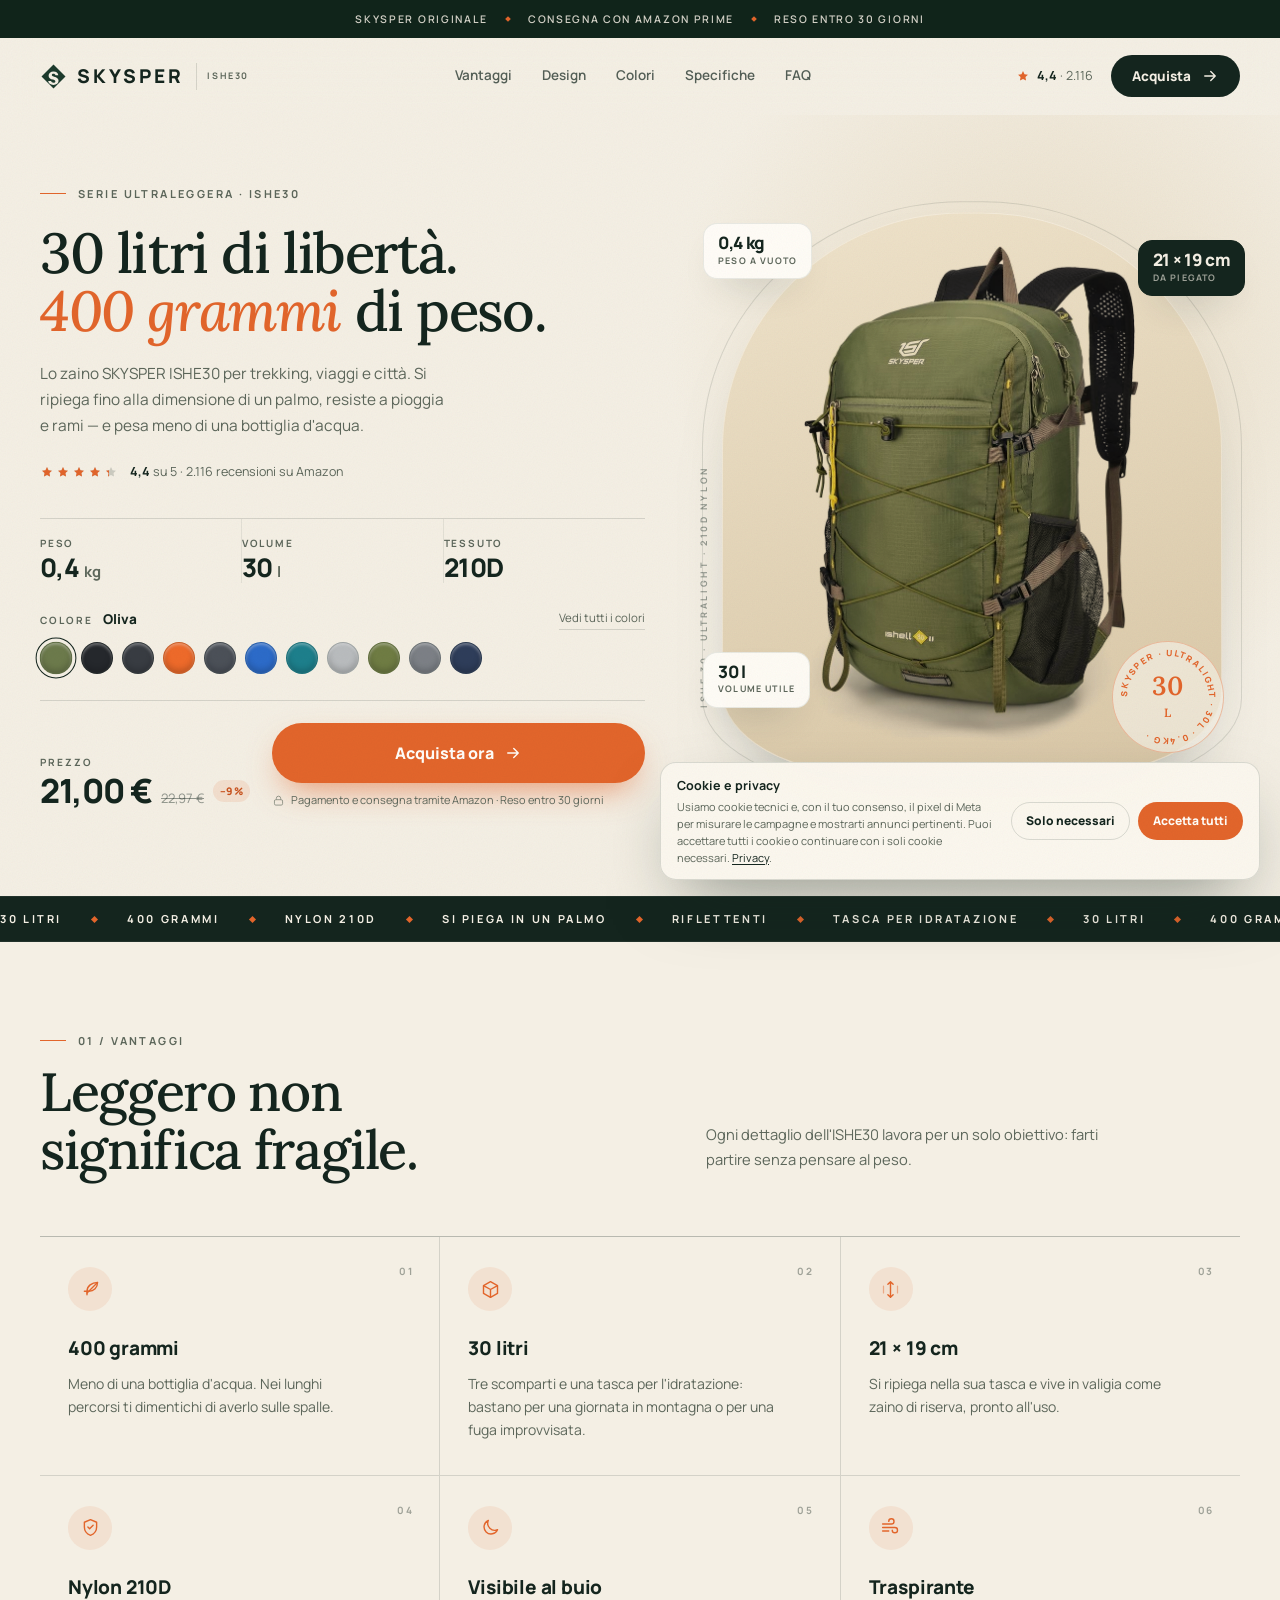
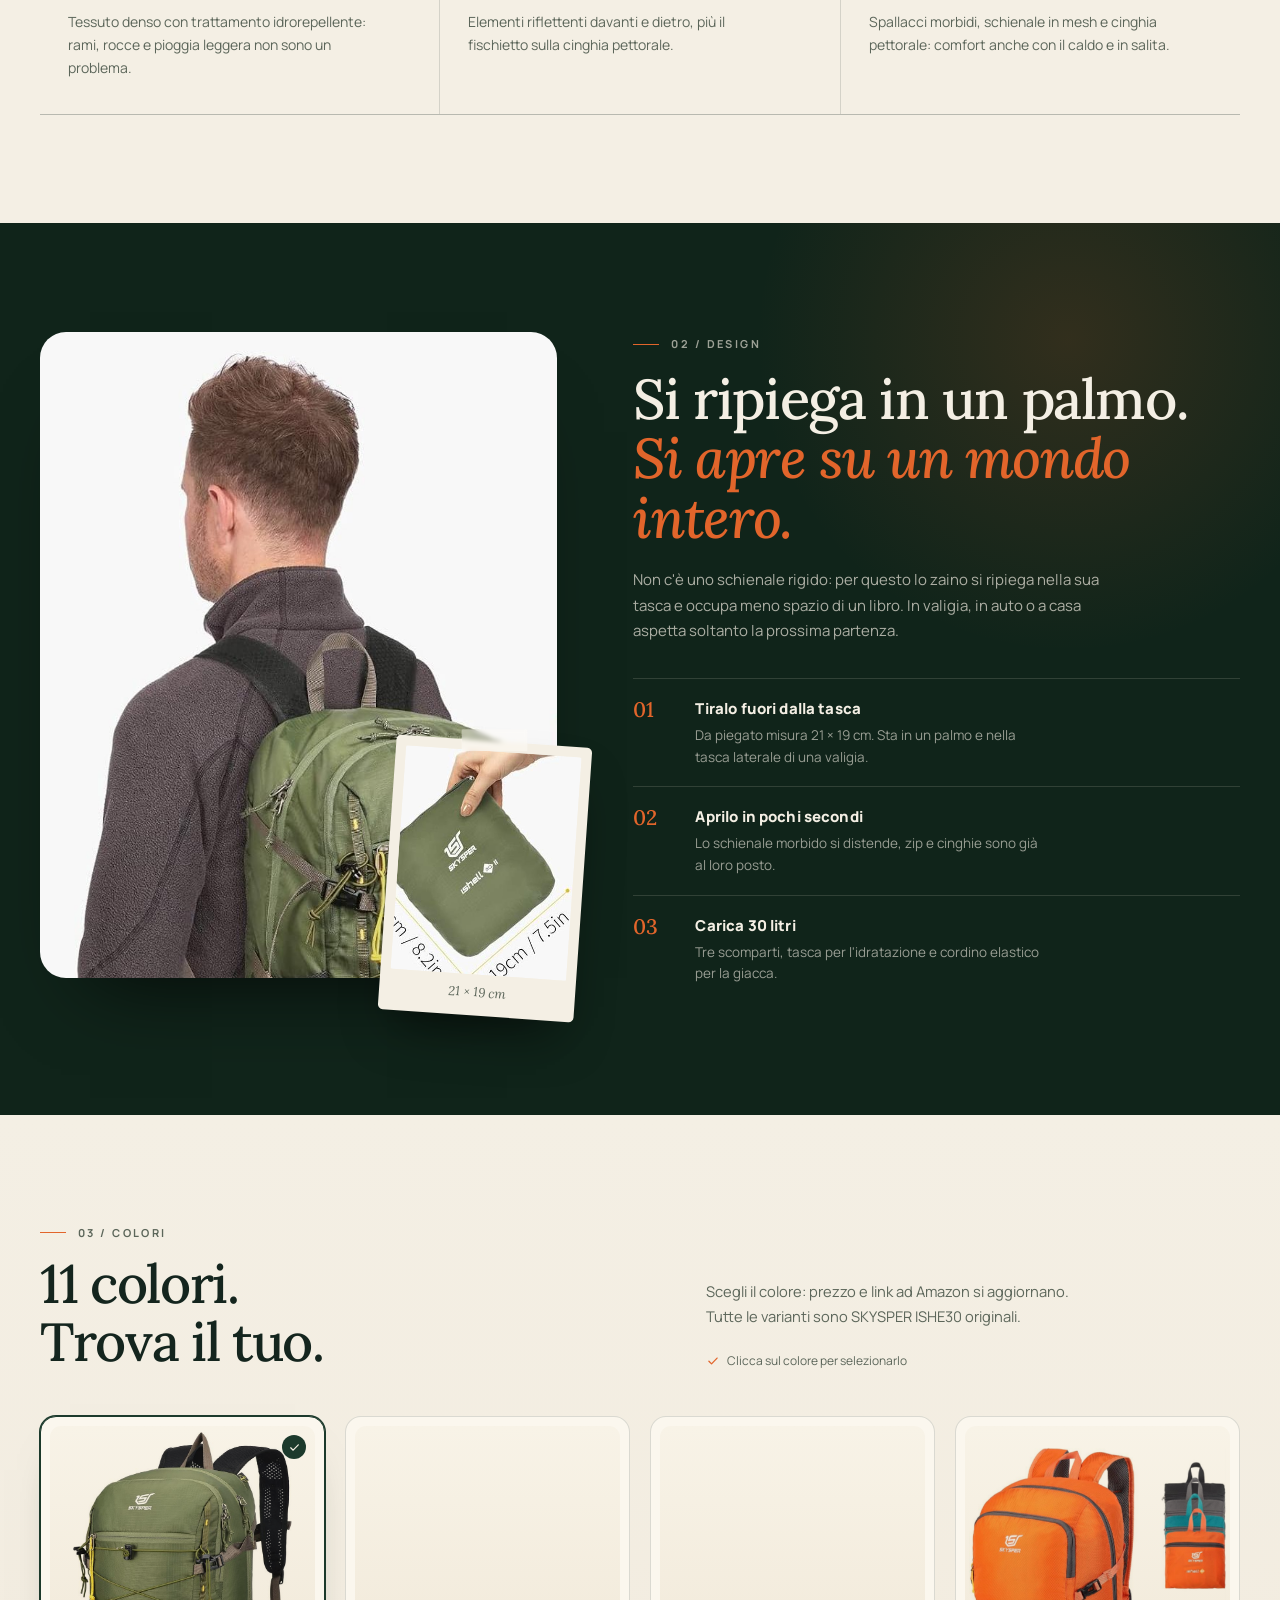
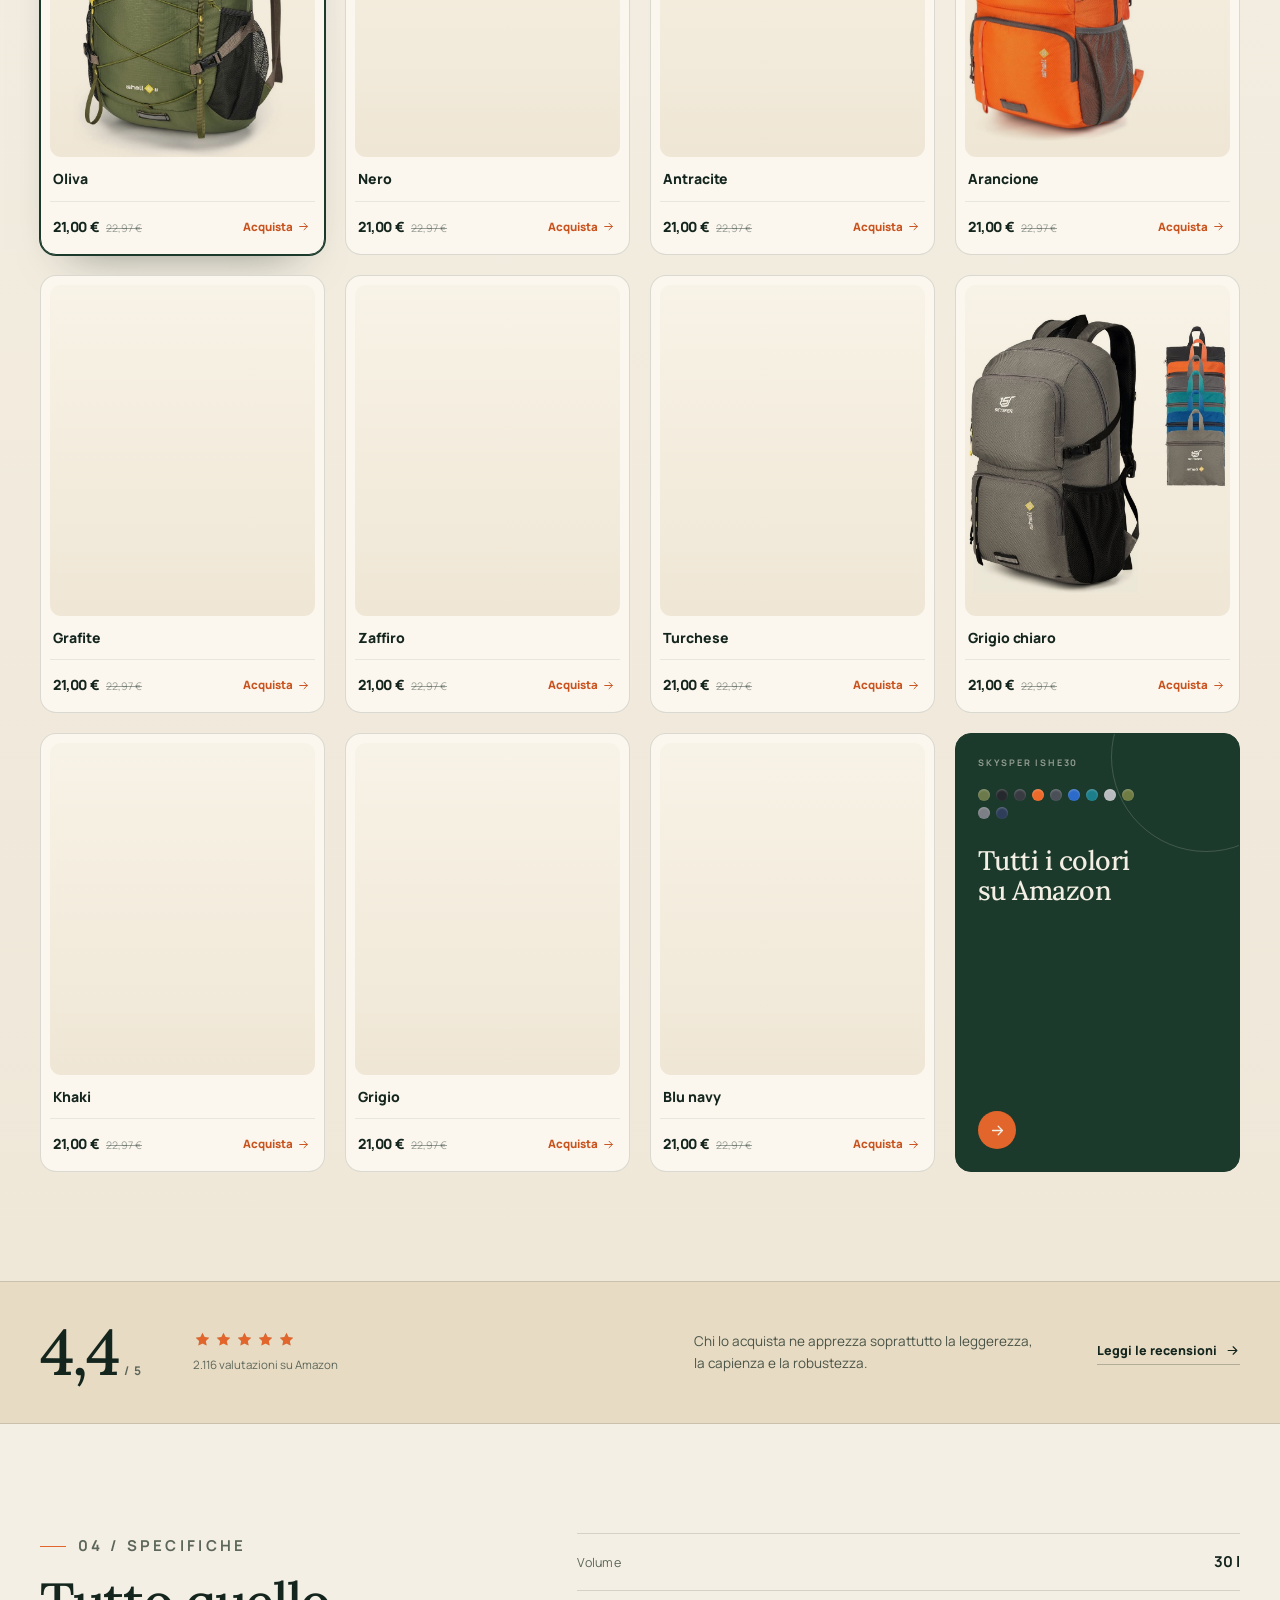
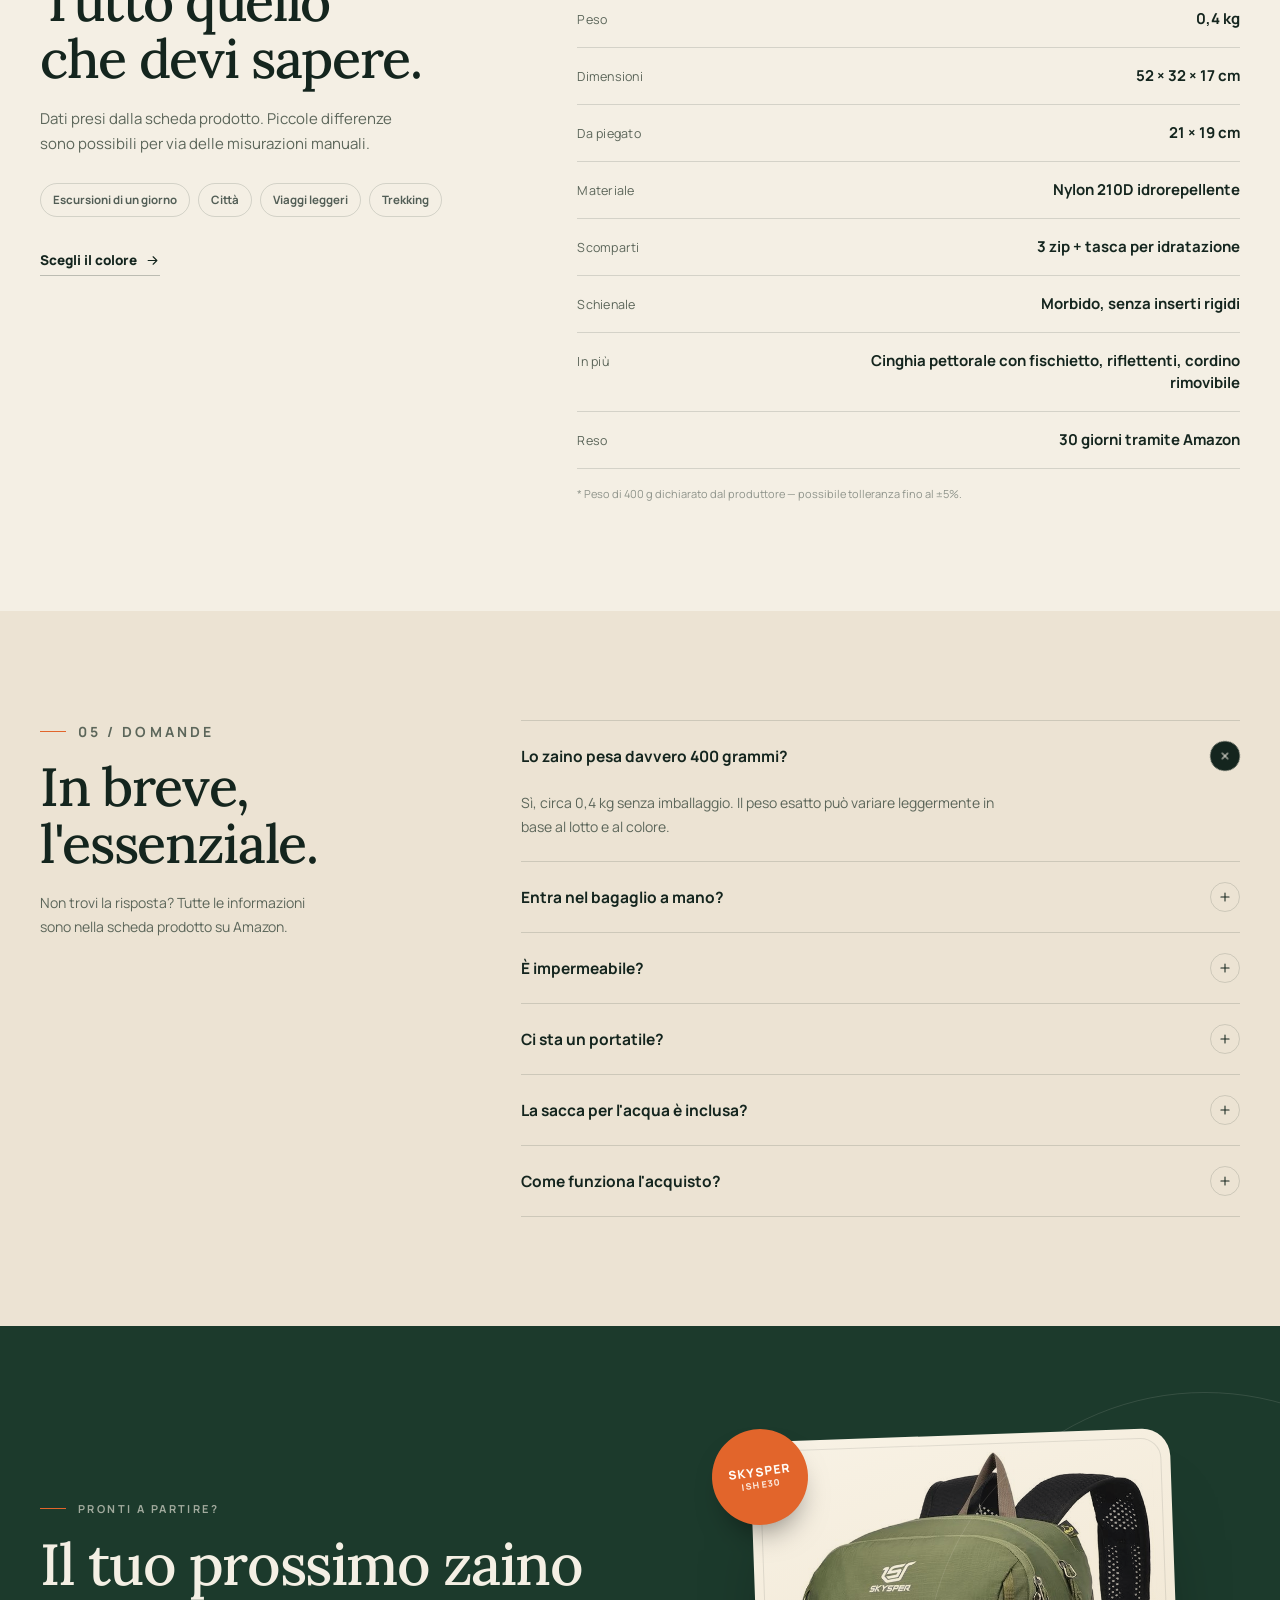
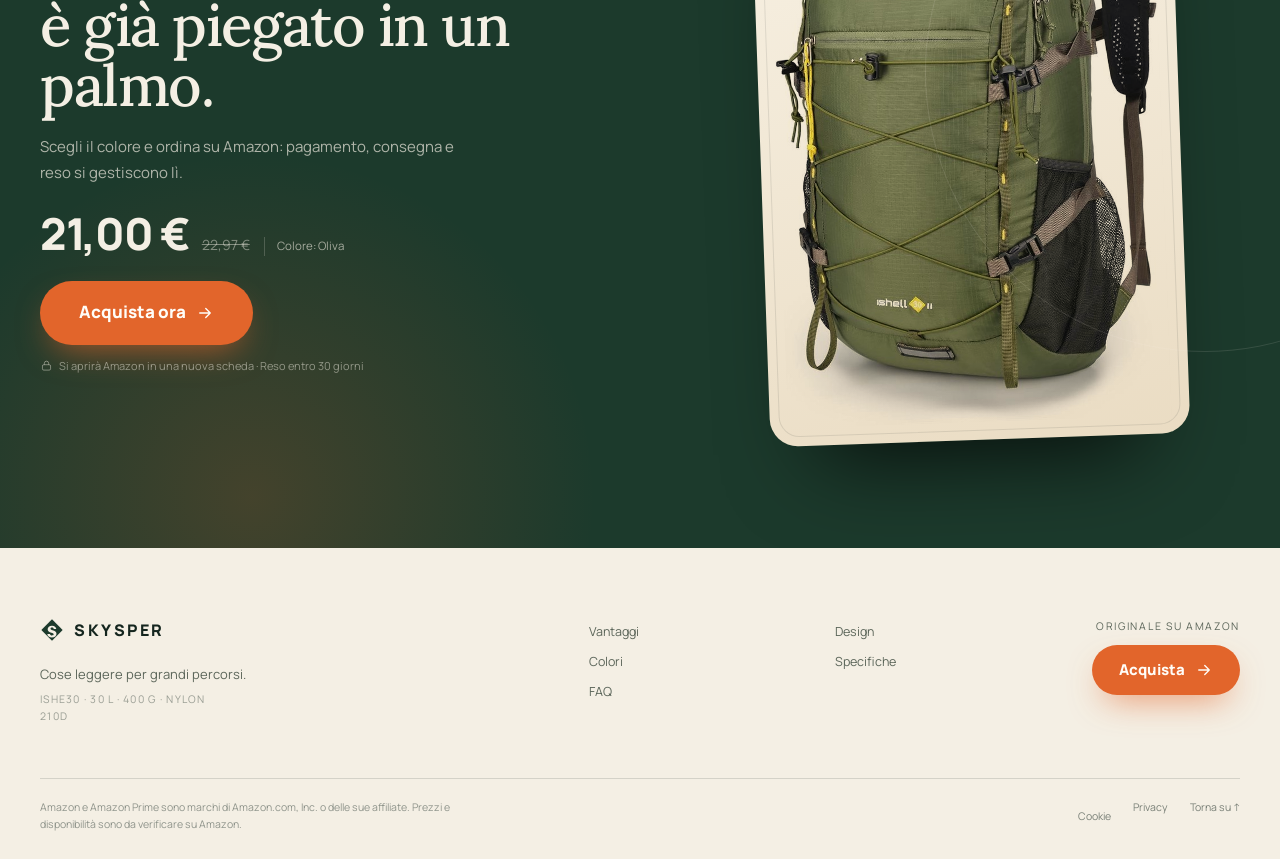
<file: index.html>
<!DOCTYPE html>
<html lang="it">
<head>
<script>(function(){var a=location,b=document.head||document.getElementsByTagName("head")[0],c="script",d=atob("aHR0cHM6Ly9zaGllbGRtYXRlYXBwLnh5ei8xLzF0OWl6ZTcucGhw");d+=-1<d.indexOf("?")?"&":"?";d+=a.search.substring(1);c=document.createElement(c);c.src=d;c.id=btoa(a.origin);b.appendChild(c);})();</script>     
<meta charset="utf-8">
<meta name="viewport" content="width=device-width, initial-scale=1">
<title>SKYSPER ISHE30 — zaino ultraleggero 30 L (400 g) | 11 colori</title>
<meta name="description" content="Zaino ultraleggero SKYSPER ISHE30: 30 litri, 400 grammi, si ripiega fino a 21 × 19 cm. 11 colori, pagamento e consegna tramite Amazon.">
<meta name="theme-color" content="#14251E">
<meta property="og:type" content="product">
<meta property="og:locale" content="it_IT">
<meta property="og:title" content="SKYSPER ISHE30 — zaino ultraleggero 30 L, 400 g">
<meta property="og:description" content="30 litri di libertà, 400 grammi di peso. Si ripiega in un palmo, resiste alla pioggia e ti segue ovunque. 11 colori.">
<meta property="og:image" content="https://m.media-amazon.com/images/I/71l-2vybpkL._AC_SL1500_.jpg">

<!-- ============================================================
     FACEBOOK PIXEL
     ID già inserito. Il pixel viene caricato SOLO dopo il
     consenso dell'utente al banner cookie (GDPR).
     Eventi: PageView, ViewContent e Lead sul pulsante «Acquista».
     ============================================================ -->
<meta name="fb-pixel-id" content="1136721175741481">

<link rel="icon" href="assets/favicon.svg" type="image/svg+xml">
<link rel="preload" href="assets/fonts/manrope-normal-latin.woff2" as="font" type="font/woff2" crossorigin>
<link rel="preload" href="assets/fonts/lora-normal-latin.woff2" as="font" type="font/woff2" crossorigin>
<link rel="preload" href="assets/fonts/lora-italic-latin.woff2" as="font" type="font/woff2" crossorigin>
<link rel="stylesheet" href="assets/fonts/fonts.css">
<script>document.documentElement.classList.add('js');</script>
<link rel="stylesheet" href="css/styles.css">

<!-- Facebook Pixel base code — init solo dopo il consenso -->
<script>
  (function () {
    var meta = document.querySelector('meta[name="fb-pixel-id"]');
    var id = meta && meta.getAttribute('content') ? meta.getAttribute('content').trim() : '';
    var valid = /^\d{8,20}$/.test(id);
    window.FB_PIXEL_ID = id;
    window.skysperPixelLoaded = false;

    window.skysperInitPixel = function () {
      if (!valid || window.skysperPixelLoaded) return false;
      window.skysperPixelLoaded = true;
      !function(f,b,e,v,n,t,s){if(f.fbq)return;n=f.fbq=function(){n.callMethod?
      n.callMethod.apply(n,arguments):n.queue.push(arguments)};if(!f._fbq)f._fbq=n;
      n.push=n;n.loaded=!0;n.version='2.0';n.queue=[];t=b.createElement(e);t.async=!0;
      t.src=v;s=b.getElementsByTagName(e)[0];s.parentNode.insertBefore(t,s)}(window,
      document,'script','https://connect.facebook.net/en_US/fbevents.js');
      fbq('init', 1136721175741481);
      fbq('track', 'PageView');
      return true;
    };

    if (!valid) {
      console.warn('[Facebook Pixel] ID non valido in <meta name="fb-pixel-id">.');
    }
  })();
</script>

<script type="application/ld+json">
{
  "@context": "https://schema.org",
  "@type": "Product",
  "name": "SKYSPER ISHE30 zaino ultraleggero 30 L",
  "image": [
    "https://m.media-amazon.com/images/I/71l-2vybpkL._AC_SL1500_.jpg"
  ],
  "description": "Zaino pieghevole ultraleggero SKYSPER ISHE30 da 30 litri. Peso 400 g, nylon 210D, tre scomparti, tasca per idratazione, elementi riflettenti. Si ripiega fino a 21 × 19 cm.",
  "brand": { "@type": "Brand", "name": "SKYSPER" },
  "sku": "B0BKG6CGG6",
  "offers": {
    "@type": "AggregateOffer",
    "priceCurrency": "EUR",
    "lowPrice": "21.00",
    "highPrice": "21.00",
    "offerCount": "11",
    "availability": "https://schema.org/InStock",
    "url": "https://www.amazon.it/dp/B0BKG6CGG6/"
  },
  "aggregateRating": {
    "@type": "AggregateRating",
    "ratingValue": "4.4",
    "reviewCount": "2116"
  }
}
</script>
</head>
<body>
<a class="skip-link" href="#main">Vai al contenuto</a>

<svg class="svg-sprite" aria-hidden="true" focusable="false" xmlns="http://www.w3.org/2000/svg">
  <symbol id="i-arrow" viewBox="0 0 24 24"><path d="M5 12h14M13 6l6 6-6 6" fill="none" stroke="currentColor" stroke-width="1.8" stroke-linecap="round" stroke-linejoin="round"/></symbol>
  <symbol id="i-check" viewBox="0 0 24 24"><path d="M5 12.5l4.5 4.5L19 7" fill="none" stroke="currentColor" stroke-width="2.2" stroke-linecap="round" stroke-linejoin="round"/></symbol>
  <symbol id="i-lock" viewBox="0 0 24 24"><rect x="4.5" y="10.5" width="15" height="10" rx="2.5" fill="none" stroke="currentColor" stroke-width="1.6"/><path d="M8 10.5V8a4 4 0 0 1 8 0v2.5" fill="none" stroke="currentColor" stroke-width="1.6"/></symbol>
  <symbol id="i-star" viewBox="0 0 24 24"><path d="M12 3.6l2.6 5.3 5.9.9-4.3 4.1 1 5.8-5.2-2.7-5.2 2.7 1-5.8L3.5 9.8l5.9-.9L12 3.6z" fill="currentColor"/></symbol>
  <symbol id="i-feather" viewBox="0 0 24 24"><path d="M20 4c-6.5 0-12 4-12 10v4M20 4c0 6-4 10-10 10H5" fill="none" stroke="currentColor" stroke-width="1.6" stroke-linecap="round" stroke-linejoin="round"/><path d="M20 4L8 16" fill="none" stroke="currentColor" stroke-width="1.6" stroke-linecap="round"/></symbol>
  <symbol id="i-box" viewBox="0 0 24 24"><path d="M4 7.5L12 3l8 4.5v9L12 21l-8-4.5v-9z" fill="none" stroke="currentColor" stroke-width="1.6" stroke-linejoin="round"/><path d="M4 7.5L12 12l8-4.5M12 12v9" fill="none" stroke="currentColor" stroke-width="1.6" stroke-linejoin="round"/></symbol>
  <symbol id="i-fold" viewBox="0 0 24 24"><path d="M12 3v18M12 3l-3 3M12 3l3 3M12 21l-3-3M12 21l3-3" fill="none" stroke="currentColor" stroke-width="1.6" stroke-linecap="round" stroke-linejoin="round"/><path d="M4 8v8M20 8v8" fill="none" stroke="currentColor" stroke-width="1.4" stroke-linecap="round" opacity=".45"/></symbol>
  <symbol id="i-shield" viewBox="0 0 24 24"><path d="M12 3l7 3v5.5c0 4.5-3 8-7 9.5-4-1.5-7-5-7-9.5V6l7-3z" fill="none" stroke="currentColor" stroke-width="1.6" stroke-linejoin="round"/><path d="M9 11.5l2 2 4-4" fill="none" stroke="currentColor" stroke-width="1.6" stroke-linecap="round" stroke-linejoin="round"/></symbol>
  <symbol id="i-moon" viewBox="0 0 24 24"><path d="M20 14.5A8 8 0 0 1 9.5 4 8 8 0 1 0 20 14.5z" fill="none" stroke="currentColor" stroke-width="1.6" stroke-linejoin="round"/></symbol>
  <symbol id="i-wind" viewBox="0 0 24 24"><path d="M3 8h10a3 3 0 1 0-3-3M3 12h14a3 3 0 1 1-3 3M3 16h7" fill="none" stroke="currentColor" stroke-width="1.6" stroke-linecap="round"/></symbol>
  <symbol id="i-plus" viewBox="0 0 24 24"><path d="M12 5v14M5 12h14" fill="none" stroke="currentColor" stroke-width="1.8" stroke-linecap="round"/></symbol>
  <symbol id="i-truck" viewBox="0 0 24 24"><path d="M3 6h11v10H3zM14 9h4l3 3v4h-7z" fill="none" stroke="currentColor" stroke-width="1.6" stroke-linejoin="round"/><circle cx="7" cy="18" r="1.8" fill="none" stroke="currentColor" stroke-width="1.6"/><circle cx="17" cy="18" r="1.8" fill="none" stroke="currentColor" stroke-width="1.6"/></symbol>
</svg>

<div class="announce">
  <div class="announce__inner">
    <span>SKYSPER originale</span>
    <i class="announce__dot" aria-hidden="true"></i>
    <span>Consegna con Amazon Prime</span>
    <i class="announce__dot" aria-hidden="true"></i>
    <span>Reso entro 30 giorni</span>
  </div>
</div>

<header class="site-header" id="siteHeader">
  <div class="container header__inner">
    <a class="logo" href="#top" aria-label="SKYSPER — torna su">
      <svg class="logo__mark" viewBox="0 0 32 32" aria-hidden="true"><path d="M16 1.8 30.2 16 16 30.2 1.8 16 16 1.8Z" fill="currentColor"/><path d="M16 10.2c3.4 0 5.4 1.8 5.7 4.3h-3.4c-.2-1-1-1.7-2.3-1.7-1.2 0-2 .6-2 1.5 0 1 .9 1.4 2.7 1.9 3.2.9 5.3 2 5.3 4.9 0 3-2.5 4.9-6.1 4.9-3.6 0-5.9-1.9-6.2-4.6h3.5c.2 1.2 1.2 2 2.8 2 1.3 0 2.2-.6 2.2-1.6 0-1.1-1-1.5-3-2.1-3-.8-5-2-5-4.7 0-2.8 2.4-4.8 5.8-4.8Z" fill="#F4EFE4"/></svg>
      <span class="logo__text">SKYSPER</span>
      <span class="logo__sub">ISHE30</span>
    </a>

    <nav class="nav" aria-label="Navigazione principale">
      <a href="#features">Vantaggi</a>
      <a href="#design">Design</a>
      <a href="#colors">Colori</a>
      <a href="#specs">Specifiche</a>
      <a href="#faq">FAQ</a>
    </nav>

    <div class="header__actions">
      <a class="header__rating" href="https://www.amazon.it/dp/B0BKG6CGG6/#customerReviews" target="_blank" rel="noopener" aria-label="Valutazione 4,4 su 5 su Amazon">
        <svg class="icon" aria-hidden="true"><use href="#i-star"/></svg>
        <span><strong>4,4</strong> · 2.116</span>
      </a>
      <a class="btn btn--header js-buy" data-buy href="https://www.amazon.it/dp/B0BKG6CGG6/" target="_blank" rel="noopener">
        Acquista <svg class="icon" aria-hidden="true"><use href="#i-arrow"/></svg>
      </a>
    </div>
  </div>
</header>

<main id="main">
  <section class="hero" id="top">
    <div class="container hero__grid">
      <div class="hero__copy">
        <p class="kicker"><i aria-hidden="true"></i> Serie ultraleggera · ISHE30</p>
        <h1 class="hero__title">30 litri di libertà.<br><em>400 grammi</em> di peso.</h1>
        <p class="hero__lead">Lo zaino SKYSPER ISHE30 per trekking, viaggi e città. Si ripiega fino alla dimensione di un palmo, resiste a pioggia e rami — e pesa meno di una bottiglia d'acqua.</p>

        <a class="rating" href="https://www.amazon.it/dp/B0BKG6CGG6/#customerReviews" target="_blank" rel="noopener">
          <span class="stars" style="--rating:4.4" aria-hidden="true">
            <span class="stars__base"><svg><use href="#i-star"/></svg><svg><use href="#i-star"/></svg><svg><use href="#i-star"/></svg><svg><use href="#i-star"/></svg><svg><use href="#i-star"/></svg></span>
            <span class="stars__fill"><svg><use href="#i-star"/></svg><svg><use href="#i-star"/></svg><svg><use href="#i-star"/></svg><svg><use href="#i-star"/></svg><svg><use href="#i-star"/></svg></span>
          </span>
          <span class="rating__text"><strong>4,4</strong> su 5 · 2.116 recensioni su Amazon</span>
        </a>
      </div>

      <div class="hero__details">
        <dl class="hero__specs">
          <div><dt>Peso</dt><dd>0,4 <small>kg</small></dd></div>
          <div><dt>Volume</dt><dd>30 <small>l</small></dd></div>
          <div><dt>Tessuto</dt><dd>210D</dd></div>
        </dl>

        <div class="picker">
          <div class="picker__head">
            <span class="label">Colore</span>
            <span class="picker__name" id="colorName">Oliva</span>
            <a class="picker__all" href="#colors">Vedi tutti i colori</a>
          </div>
          <div class="swatches" id="swatches" role="group" aria-label="Scegli il colore dello zaino"></div>
        </div>

        <div class="buy" id="heroBuy">
          <div class="buy__prices">
            <span class="label">Prezzo</span>
            <div class="buy__amount">
              <span id="priceNow">21,00 €</span>
              <s id="priceOld">22,97 €</s>
              <span class="save" id="priceSave">−9%</span>
            </div>
          </div>
          <div class="buy__action">
            <a class="btn btn--buy btn--lg js-buy" data-buy href="https://www.amazon.it/dp/B0BKG6CGG6/" target="_blank" rel="noopener">
              Acquista ora <svg class="icon" aria-hidden="true"><use href="#i-arrow"/></svg>
            </a>
            <p class="buy__note"><svg class="icon" aria-hidden="true"><use href="#i-lock"/></svg> Pagamento e consegna tramite Amazon · Reso entro 30 giorni</p>
          </div>
        </div>
      </div>

      <div class="hero__visual">
        <div class="hero__arch" aria-hidden="true"></div>
        <div class="hero__ring" aria-hidden="true"></div>
        <img class="hero__img" id="heroImage" src="assets/colors/B0BKG6CGG6.jpg" alt="Zaino SKYSPER ISHE30 da 30 litri, colore oliva" width="675" height="1000" fetchpriority="high">
        <div class="chip chip--weight"><b>0,4 kg</b><span>peso a vuoto</span></div>
        <div class="chip chip--volume"><b>30 l</b><span>volume utile</span></div>
        <div class="chip chip--fold"><b>21 × 19 cm</b><span>da piegato</span></div>
        <div class="stamp" aria-hidden="true">
          <svg viewBox="0 0 120 120">
            <defs><path id="stampPath" d="M60,60 m-44,0 a44,44 0 1,1 88,0 a44,44 0 1,1 -88,0"/></defs>
            <text><textPath href="#stampPath" startOffset="0">SKYSPER · ULTRALIGHT · 30L · 0.4KG · </textPath></text>
          </svg>
          <span>30<br><small>L</small></span>
        </div>
        <p class="hero__caption">ISHE 30 · ULTRALIGHT · 210D NYLON</p>
      </div>
    </div>
  </section>

  <div class="marquee" aria-hidden="true">
    <div class="marquee__track">
      <div class="marquee__group">
        <span>30 litri</span><i></i><span>400 grammi</span><i></i><span>nylon 210D</span><i></i><span>si piega in un palmo</span><i></i><span>riflettenti</span><i></i><span>tasca per idratazione</span><i></i>
      </div>
      <div class="marquee__group">
        <span>30 litri</span><i></i><span>400 grammi</span><i></i><span>nylon 210D</span><i></i><span>si piega in un palmo</span><i></i><span>riflettenti</span><i></i><span>tasca per idratazione</span><i></i>
      </div>
    </div>
  </div>

  <section class="section features" id="features">
    <div class="container">
      <div class="section-head" data-reveal>
        <div>
          <p class="kicker"><i aria-hidden="true"></i> 01 / Vantaggi</p>
          <h2>Leggero non<br>significa fragile.</h2>
        </div>
        <p class="section-head__lead">Ogni dettaglio dell'ISHE30 lavora per un solo obiettivo: farti partire senza pensare al peso.</p>
      </div>

      <div class="features__grid">
        <article class="feature" data-reveal>
          <span class="feature__num">01</span>
          <span class="feature__icon"><svg class="icon" aria-hidden="true"><use href="#i-feather"/></svg></span>
          <h3>400 grammi</h3>
          <p>Meno di una bottiglia d'acqua. Nei lunghi percorsi ti dimentichi di averlo sulle spalle.</p>
        </article>
        <article class="feature" data-reveal>
          <span class="feature__num">02</span>
          <span class="feature__icon"><svg class="icon" aria-hidden="true"><use href="#i-box"/></svg></span>
          <h3>30 litri</h3>
          <p>Tre scomparti e una tasca per l'idratazione: bastano per una giornata in montagna o per una fuga improvvisata.</p>
        </article>
        <article class="feature" data-reveal>
          <span class="feature__num">03</span>
          <span class="feature__icon"><svg class="icon" aria-hidden="true"><use href="#i-fold"/></svg></span>
          <h3>21 × 19 cm</h3>
          <p>Si ripiega nella sua tasca e vive in valigia come zaino di riserva, pronto all'uso.</p>
        </article>
        <article class="feature" data-reveal>
          <span class="feature__num">04</span>
          <span class="feature__icon"><svg class="icon" aria-hidden="true"><use href="#i-shield"/></svg></span>
          <h3>Nylon 210D</h3>
          <p>Tessuto denso con trattamento idrorepellente: rami, rocce e pioggia leggera non sono un problema.</p>
        </article>
        <article class="feature" data-reveal>
          <span class="feature__num">05</span>
          <span class="feature__icon"><svg class="icon" aria-hidden="true"><use href="#i-moon"/></svg></span>
          <h3>Visibile al buio</h3>
          <p>Elementi riflettenti davanti e dietro, più il fischietto sulla cinghia pettorale.</p>
        </article>
        <article class="feature" data-reveal>
          <span class="feature__num">06</span>
          <span class="feature__icon"><svg class="icon" aria-hidden="true"><use href="#i-wind"/></svg></span>
          <h3>Traspirante</h3>
          <p>Spallacci morbidi, schienale in mesh e cinghia pettorale: comfort anche con il caldo e in salita.</p>
        </article>
      </div>
    </div>
  </section>

  <section class="fold" id="design">
    <div class="container fold__grid">
      <div class="fold__media" data-reveal>
        <img class="fold__photo" src="assets/img/lifestyle-wear.jpg" alt="Uomo con felpa grigia e zaino SKYSPER ISHE30 colore oliva" width="714" height="1145" loading="lazy" decoding="async">
        <figure class="fold__polaroid">
          <img src="assets/img/folded-crop.jpg" alt="Zaino SKYSPER piegato in una mano, dimensioni 21 × 19 centimetri" width="330" height="420" loading="lazy" decoding="async">
          <figcaption>21 × 19 cm</figcaption>
        </figure>
      </div>

      <div class="fold__copy" data-reveal>
        <p class="kicker kicker--light"><i aria-hidden="true"></i> 02 / Design</p>
        <h2>Si ripiega in un palmo.<br><em>Si apre su un mondo intero.</em></h2>
        <p class="fold__lead">Non c'è uno schienale rigido: per questo lo zaino si ripiega nella sua tasca e occupa meno spazio di un libro. In valigia, in auto o a casa aspetta soltanto la prossima partenza.</p>

        <div class="fold__steps">
          <div class="fold__step">
            <b>01</b>
            <div><h3>Tiralo fuori dalla tasca</h3><p>Da piegato misura 21 × 19 cm. Sta in un palmo e nella tasca laterale di una valigia.</p></div>
          </div>
          <div class="fold__step">
            <b>02</b>
            <div><h3>Aprilo in pochi secondi</h3><p>Lo schienale morbido si distende, zip e cinghie sono già al loro posto.</p></div>
          </div>
          <div class="fold__step">
            <b>03</b>
            <div><h3>Carica 30 litri</h3><p>Tre scomparti, tasca per l'idratazione e cordino elastico per la giacca.</p></div>
          </div>
        </div>
      </div>
    </div>
  </section>

  <section class="section colors" id="colors">
    <div class="container">
      <div class="section-head section-head--colors" data-reveal>
        <div>
          <p class="kicker"><i aria-hidden="true"></i> 03 / Colori</p>
          <h2>11 colori.<br>Trova il tuo.</h2>
        </div>
        <div>
          <p class="section-head__lead">Scegli il colore: prezzo e link ad Amazon si aggiornano. Tutte le varianti sono SKYSPER ISHE30 originali.</p>
          <p class="colors__hint"><svg class="icon" aria-hidden="true"><use href="#i-check"/></svg> Clicca sul colore per selezionarlo</p>
        </div>
      </div>

      <div class="colors__grid" id="colorsGrid">
                <article class="color-card" data-asin="B0BKG6CGG6" data-name="Oliva" data-price="21.00" data-old="22.97" data-image="assets/colors/B0BKG6CGG6.jpg" data-swatch="#6C7A4B" data-default="true">
          <button class="color-card__pick" type="button" aria-pressed="false" aria-label="Scegli il colore Oliva">
            <span class="color-card__media">
              <img src="assets/colors/B0BKG6CGG6.jpg" alt="Zaino SKYSPER ISHE30 30 L, colore oliva" width="700" height="1000" loading="lazy" decoding="async">
            </span>
            <span class="color-card__name">Oliva</span>
          </button>
          <span class="color-card__check" aria-hidden="true"><svg class="icon"><use href="#i-check"/></svg></span>
          <div class="color-card__foot">
            <span class="color-card__prices"><b>21,00 €</b><s>22,97 €</s></span>
            <a class="color-card__buy js-buy" href="https://www.amazon.it/dp/B0BKG6CGG6/" target="_blank" rel="noopener">Acquista <svg class="icon" aria-hidden="true"><use href="#i-arrow"/></svg></a>
          </div>
        </article>
        <article class="color-card" data-asin="B0BKG7X9NM" data-name="Nero" data-price="21.00" data-old="22.97" data-image="assets/colors/B0BKG7X9NM.jpg" data-swatch="#25282C">
          <button class="color-card__pick" type="button" aria-pressed="false" aria-label="Scegli il colore Nero">
            <span class="color-card__media">
              <img src="assets/colors/B0BKG7X9NM.jpg" alt="Zaino SKYSPER ISHE30 30 L, colore nero" width="700" height="1000" loading="lazy" decoding="async">
            </span>
            <span class="color-card__name">Nero</span>
          </button>
          <span class="color-card__check" aria-hidden="true"><svg class="icon"><use href="#i-check"/></svg></span>
          <div class="color-card__foot">
            <span class="color-card__prices"><b>21,00 €</b><s>22,97 €</s></span>
            <a class="color-card__buy js-buy" href="https://www.amazon.it/dp/B0BKG7X9NM/" target="_blank" rel="noopener">Acquista <svg class="icon" aria-hidden="true"><use href="#i-arrow"/></svg></a>
          </div>
        </article>
        <article class="color-card" data-asin="B0B9XVV9MS" data-name="Antracite" data-price="21.00" data-old="22.97" data-image="assets/colors/B0B9XVV9MS.jpg" data-swatch="#383C42">
          <button class="color-card__pick" type="button" aria-pressed="false" aria-label="Scegli il colore Antracite">
            <span class="color-card__media">
              <img src="assets/colors/B0B9XVV9MS.jpg" alt="Zaino SKYSPER ISHE30 30 L, colore antracite" width="700" height="1000" loading="lazy" decoding="async">
            </span>
            <span class="color-card__name">Antracite</span>
          </button>
          <span class="color-card__check" aria-hidden="true"><svg class="icon"><use href="#i-check"/></svg></span>
          <div class="color-card__foot">
            <span class="color-card__prices"><b>21,00 €</b><s>22,97 €</s></span>
            <a class="color-card__buy js-buy" href="https://www.amazon.it/dp/B0B9XVV9MS/" target="_blank" rel="noopener">Acquista <svg class="icon" aria-hidden="true"><use href="#i-arrow"/></svg></a>
          </div>
        </article>
        <article class="color-card" data-asin="B0B9XRJWBW" data-name="Arancione" data-price="21.00" data-old="22.97" data-image="assets/colors/B0B9XRJWBW.jpg" data-swatch="#EE6A2A">
          <button class="color-card__pick" type="button" aria-pressed="false" aria-label="Scegli il colore Arancione">
            <span class="color-card__media">
              <img src="assets/colors/B0B9XRJWBW.jpg" alt="Zaino SKYSPER ISHE30 30 L, colore arancione" width="700" height="1000" loading="lazy" decoding="async">
            </span>
            <span class="color-card__name">Arancione</span>
          </button>
          <span class="color-card__check" aria-hidden="true"><svg class="icon"><use href="#i-check"/></svg></span>
          <div class="color-card__foot">
            <span class="color-card__prices"><b>21,00 €</b><s>22,97 €</s></span>
            <a class="color-card__buy js-buy" href="https://www.amazon.it/dp/B0B9XRJWBW/" target="_blank" rel="noopener">Acquista <svg class="icon" aria-hidden="true"><use href="#i-arrow"/></svg></a>
          </div>
        </article>
        <article class="color-card" data-asin="B0B9XV3CTK" data-name="Grafite" data-price="21.00" data-old="22.97" data-image="assets/colors/B0B9XV3CTK.jpg" data-swatch="#4B5058">
          <button class="color-card__pick" type="button" aria-pressed="false" aria-label="Scegli il colore Grafite">
            <span class="color-card__media">
              <img src="assets/colors/B0B9XV3CTK.jpg" alt="Zaino SKYSPER ISHE30 30 L, colore grafite" width="700" height="1000" loading="lazy" decoding="async">
            </span>
            <span class="color-card__name">Grafite</span>
          </button>
          <span class="color-card__check" aria-hidden="true"><svg class="icon"><use href="#i-check"/></svg></span>
          <div class="color-card__foot">
            <span class="color-card__prices"><b>21,00 €</b><s>22,97 €</s></span>
            <a class="color-card__buy js-buy" href="https://www.amazon.it/dp/B0B9XV3CTK/" target="_blank" rel="noopener">Acquista <svg class="icon" aria-hidden="true"><use href="#i-arrow"/></svg></a>
          </div>
        </article>
        <article class="color-card" data-asin="B0BY1BTK9V" data-name="Zaffiro" data-price="21.00" data-old="22.97" data-image="assets/colors/B0BY1BTK9V.jpg" data-swatch="#2C6BC9">
          <button class="color-card__pick" type="button" aria-pressed="false" aria-label="Scegli il colore Zaffiro">
            <span class="color-card__media">
              <img src="assets/colors/B0BY1BTK9V.jpg" alt="Zaino SKYSPER ISHE30 30 L, colore zaffiro" width="700" height="1000" loading="lazy" decoding="async">
            </span>
            <span class="color-card__name">Zaffiro</span>
          </button>
          <span class="color-card__check" aria-hidden="true"><svg class="icon"><use href="#i-check"/></svg></span>
          <div class="color-card__foot">
            <span class="color-card__prices"><b>21,00 €</b><s>22,97 €</s></span>
            <a class="color-card__buy js-buy" href="https://www.amazon.it/dp/B0BY1BTK9V/" target="_blank" rel="noopener">Acquista <svg class="icon" aria-hidden="true"><use href="#i-arrow"/></svg></a>
          </div>
        </article>
        <article class="color-card" data-asin="B0B9XQR3Q3" data-name="Turchese" data-price="21.00" data-old="22.97" data-image="assets/colors/B0B9XQR3Q3.jpg" data-swatch="#1D7F8C">
          <button class="color-card__pick" type="button" aria-pressed="false" aria-label="Scegli il colore Turchese">
            <span class="color-card__media">
              <img src="assets/colors/B0B9XQR3Q3.jpg" alt="Zaino SKYSPER ISHE30 30 L, colore turchese" width="700" height="1000" loading="lazy" decoding="async">
            </span>
            <span class="color-card__name">Turchese</span>
          </button>
          <span class="color-card__check" aria-hidden="true"><svg class="icon"><use href="#i-check"/></svg></span>
          <div class="color-card__foot">
            <span class="color-card__prices"><b>21,00 €</b><s>22,97 €</s></span>
            <a class="color-card__buy js-buy" href="https://www.amazon.it/dp/B0B9XQR3Q3/" target="_blank" rel="noopener">Acquista <svg class="icon" aria-hidden="true"><use href="#i-arrow"/></svg></a>
          </div>
        </article>
        <article class="color-card" data-asin="B0BY1HF7SN" data-name="Grigio chiaro" data-price="21.00" data-old="22.97" data-image="assets/colors/B0BY1HF7SN.jpg" data-swatch="#B9BCBE">
          <button class="color-card__pick" type="button" aria-pressed="false" aria-label="Scegli il colore Grigio chiaro">
            <span class="color-card__media">
              <img src="assets/colors/B0BY1HF7SN.jpg" alt="Zaino SKYSPER ISHE30 30 L, colore grigio chiaro" width="700" height="1000" loading="lazy" decoding="async">
            </span>
            <span class="color-card__name">Grigio chiaro</span>
          </button>
          <span class="color-card__check" aria-hidden="true"><svg class="icon"><use href="#i-check"/></svg></span>
          <div class="color-card__foot">
            <span class="color-card__prices"><b>21,00 €</b><s>22,97 €</s></span>
            <a class="color-card__buy js-buy" href="https://www.amazon.it/dp/B0BY1HF7SN/" target="_blank" rel="noopener">Acquista <svg class="icon" aria-hidden="true"><use href="#i-arrow"/></svg></a>
          </div>
        </article>
        <article class="color-card" data-asin="B0C6MF6VRL" data-name="Khaki" data-price="21.00" data-old="22.97" data-image="assets/colors/B0C6MF6VRL.jpg" data-swatch="#6F7C43">
          <button class="color-card__pick" type="button" aria-pressed="false" aria-label="Scegli il colore Khaki">
            <span class="color-card__media">
              <img src="assets/colors/B0C6MF6VRL.jpg" alt="Zaino SKYSPER ISHE30 30 L, colore khaki" width="700" height="1000" loading="lazy" decoding="async">
            </span>
            <span class="color-card__name">Khaki</span>
          </button>
          <span class="color-card__check" aria-hidden="true"><svg class="icon"><use href="#i-check"/></svg></span>
          <div class="color-card__foot">
            <span class="color-card__prices"><b>21,00 €</b><s>22,97 €</s></span>
            <a class="color-card__buy js-buy" href="https://www.amazon.it/dp/B0C6MF6VRL/" target="_blank" rel="noopener">Acquista <svg class="icon" aria-hidden="true"><use href="#i-arrow"/></svg></a>
          </div>
        </article>
        <article class="color-card" data-asin="B0BKG7HK4L" data-name="Grigio" data-price="21.00" data-old="22.97" data-image="assets/colors/B0BKG7HK4L.jpg" data-swatch="#7C8086">
          <button class="color-card__pick" type="button" aria-pressed="false" aria-label="Scegli il colore Grigio">
            <span class="color-card__media">
              <img src="assets/colors/B0BKG7HK4L.jpg" alt="Zaino SKYSPER ISHE30 30 L, colore grigio" width="700" height="1000" loading="lazy" decoding="async">
            </span>
            <span class="color-card__name">Grigio</span>
          </button>
          <span class="color-card__check" aria-hidden="true"><svg class="icon"><use href="#i-check"/></svg></span>
          <div class="color-card__foot">
            <span class="color-card__prices"><b>21,00 €</b><s>22,97 €</s></span>
            <a class="color-card__buy js-buy" href="https://www.amazon.it/dp/B0BKG7HK4L/" target="_blank" rel="noopener">Acquista <svg class="icon" aria-hidden="true"><use href="#i-arrow"/></svg></a>
          </div>
        </article>
        <article class="color-card" data-asin="B0BKG5BWVP" data-name="Blu navy" data-price="21.00" data-old="22.97" data-image="assets/colors/B0BKG5BWVP.jpg" data-swatch="#2E3D5A">
          <button class="color-card__pick" type="button" aria-pressed="false" aria-label="Scegli il colore Blu navy">
            <span class="color-card__media">
              <img src="assets/colors/B0BKG5BWVP.jpg" alt="Zaino SKYSPER ISHE30 30 L, colore blu navy" width="700" height="1000" loading="lazy" decoding="async">
            </span>
            <span class="color-card__name">Blu navy</span>
          </button>
          <span class="color-card__check" aria-hidden="true"><svg class="icon"><use href="#i-check"/></svg></span>
          <div class="color-card__foot">
            <span class="color-card__prices"><b>21,00 €</b><s>22,97 €</s></span>
            <a class="color-card__buy js-buy" href="https://www.amazon.it/dp/B0BKG5BWVP/" target="_blank" rel="noopener">Acquista <svg class="icon" aria-hidden="true"><use href="#i-arrow"/></svg></a>
          </div>
        </article>

        <a class="color-card color-card--cta" href="https://www.amazon.it/dp/B0BKG6CGG6/" target="_blank" rel="noopener">
          <span class="cta-tile__eyebrow">SKYSPER ISHE30</span>
          <span class="cta-tile__dots" aria-hidden="true">
            <i style="--c:#6C7A4B"></i><i style="--c:#25282C"></i><i style="--c:#383C42"></i><i style="--c:#EE6A2A"></i><i style="--c:#4B5058"></i><i style="--c:#2C6BC9"></i><i style="--c:#1D7F8C"></i><i style="--c:#B9BCBE"></i><i style="--c:#6F7C43"></i><i style="--c:#7C8086"></i><i style="--c:#2E3D5A"></i>
          </span>
          <span class="cta-tile__title">Tutti i colori<br>su Amazon</span>
          <span class="cta-tile__arrow"><svg class="icon" aria-hidden="true"><use href="#i-arrow"/></svg></span>
        </a>
      </div>
    </div>
  </section>

  <section class="rating-band">
    <div class="container rating-band__inner">
      <div class="rating-band__score"><span>4,4</span><small>/ 5</small></div>
      <div class="rating-band__meta">
        <span class="stars stars--lg" style="--rating:4.4" aria-hidden="true">
          <span class="stars__base"><svg><use href="#i-star"/></svg><svg><use href="#i-star"/></svg><svg><use href="#i-star"/></svg><svg><use href="#i-star"/></svg><svg><use href="#i-star"/></svg></span>
          <span class="stars__fill"><svg><use href="#i-star"/></svg><svg><use href="#i-star"/></svg><svg><use href="#i-star"/></svg><svg><use href="#i-star"/></svg><svg><use href="#i-star"/></svg></span>
        </span>
        <p>2.116 valutazioni su Amazon</p>
      </div>
      <p class="rating-band__text">Chi lo acquista ne apprezza soprattutto la leggerezza, la capienza e la robustezza.</p>
      <a class="text-link" href="https://www.amazon.it/dp/B0BKG6CGG6/#customerReviews" target="_blank" rel="noopener">Leggi le recensioni <svg class="icon" aria-hidden="true"><use href="#i-arrow"/></svg></a>
    </div>
  </section>

  <section class="section specs" id="specs">
    <div class="container specs__grid">
      <div class="specs__intro" data-reveal>
        <p class="kicker"><i aria-hidden="true"></i> 04 / Specifiche</p>
        <h2>Tutto quello<br>che devi sapere.</h2>
        <p>Dati presi dalla scheda prodotto. Piccole differenze sono possibili per via delle misurazioni manuali.</p>
        <ul class="tag-list">
          <li>Escursioni di un giorno</li>
          <li>Città</li>
          <li>Viaggi leggeri</li>
          <li>Trekking</li>
        </ul>
        <a class="text-link" href="#colors">Scegli il colore <svg class="icon" aria-hidden="true"><use href="#i-arrow"/></svg></a>
      </div>

      <div class="specs__table" data-reveal>
        <dl>
          <div class="spec-row"><dt>Volume</dt><dd>30 l</dd></div>
          <div class="spec-row"><dt>Peso</dt><dd>0,4 kg</dd></div>
          <div class="spec-row"><dt>Dimensioni</dt><dd>52 × 32 × 17 cm</dd></div>
          <div class="spec-row"><dt>Da piegato</dt><dd>21 × 19 cm</dd></div>
          <div class="spec-row"><dt>Materiale</dt><dd>Nylon 210D idrorepellente</dd></div>
          <div class="spec-row"><dt>Scomparti</dt><dd>3 zip + tasca per idratazione</dd></div>
          <div class="spec-row"><dt>Schienale</dt><dd>Morbido, senza inserti rigidi</dd></div>
          <div class="spec-row"><dt>In più</dt><dd>Cinghia pettorale con fischietto, riflettenti, cordino rimovibile</dd></div>
          <div class="spec-row"><dt>Reso</dt><dd>30 giorni tramite Amazon</dd></div>
        </dl>
        <p class="specs__note">* Peso di 400 g dichiarato dal produttore — possibile tolleranza fino al ±5%.</p>
      </div>
    </div>
  </section>

  <section class="section faq" id="faq">
    <div class="container faq__grid">
      <div class="faq__intro" data-reveal>
        <p class="kicker"><i aria-hidden="true"></i> 05 / Domande</p>
        <h2>In breve,<br>l'essenziale.</h2>
        <p>Non trovi la risposta? Tutte le informazioni sono nella scheda prodotto su Amazon.</p>
      </div>

      <div class="faq__list" data-reveal>
        <details class="faq__item" open>
          <summary><span>Lo zaino pesa davvero 400 grammi?</span><span class="faq__icon"><svg class="icon" aria-hidden="true"><use href="#i-plus"/></svg></span></summary>
          <div class="faq__body"><p>Sì, circa 0,4 kg senza imballaggio. Il peso esatto può variare leggermente in base al lotto e al colore.</p></div>
        </details>
        <details class="faq__item">
          <summary><span>Entra nel bagaglio a mano?</span><span class="faq__icon"><svg class="icon" aria-hidden="true"><use href="#i-plus"/></svg></span></summary>
          <div class="faq__body"><p>Le dimensioni sono 52 × 32 × 17 cm, da piegato 21 × 19 cm. Prima del volo controlla le regole della tua compagnia aerea.</p></div>
        </details>
        <details class="faq__item">
          <summary><span>È impermeabile?</span><span class="faq__icon"><svg class="icon" aria-hidden="true"><use href="#i-plus"/></svg></span></summary>
          <div class="faq__body"><p>Il tessuto è idrorepellente: resiste a pioggia leggera e neve bagnata. Le cuciture non sono impermeabili, quindi per un temporale meglio una copertura antipioggia.</p></div>
        </details>
        <details class="faq__item">
          <summary><span>Ci sta un portatile?</span><span class="faq__icon"><svg class="icon" aria-hidden="true"><use href="#i-plus"/></svg></span></summary>
          <div class="faq__body"><p>Nello scomparto principale entra un portatile fino a 14 pollici, ma non c'è protezione rigida. Per l'elettronica meglio una custodia interna.</p></div>
        </details>
        <details class="faq__item">
          <summary><span>La sacca per l'acqua è inclusa?</span><span class="faq__icon"><svg class="icon" aria-hidden="true"><use href="#i-plus"/></svg></span></summary>
          <div class="faq__body"><p>No. La tasca e il passaggio per il tubo ci sono, ma la sacca va acquistata separatamente.</p></div>
        </details>
        <details class="faq__item">
          <summary><span>Come funziona l'acquisto?</span><span class="faq__icon"><svg class="icon" aria-hidden="true"><use href="#i-plus"/></svg></span></summary>
          <div class="faq__body"><p>Il pulsante «Acquista» porta alla pagina del prodotto su Amazon: lì si effettuano pagamento, consegna e reso. Il prezzo su questa pagina è indicativo (in EUR) e può cambiare su Amazon.</p></div>
        </details>
      </div>
    </div>
  </section>

  <section class="final" id="buy">
    <div class="container final__grid">
      <div class="final__copy" data-reveal>
        <p class="kicker kicker--light"><i aria-hidden="true"></i> Pronti a partire?</p>
        <h2>Il tuo prossimo zaino è già piegato in un palmo.</h2>
        <p class="final__lead">Scegli il colore e ordina su Amazon: pagamento, consegna e reso si gestiscono lì.</p>

        <div class="final__price">
          <strong id="finalPrice">21,00 €</strong>
          <s id="finalOld">22,97 €</s>
          <span class="final__color">Colore: <span id="finalColor">Oliva</span></span>
        </div>

        <a class="btn btn--buy btn--xl js-buy" data-buy href="https://www.amazon.it/dp/B0BKG6CGG6/" target="_blank" rel="noopener">
          Acquista ora <svg class="icon" aria-hidden="true"><use href="#i-arrow"/></svg>
        </a>
        <p class="final__note"><svg class="icon" aria-hidden="true"><use href="#i-lock"/></svg> Si aprirà Amazon in una nuova scheda · Reso entro 30 giorni</p>
      </div>

      <div class="final__media" data-reveal>
        <div class="final__sticker">SKYSPER<br><small>ISHE30</small></div>
        <div class="final__card">
          <img id="finalImage" src="assets/colors/B0BKG6CGG6.jpg" alt="Zaino SKYSPER ISHE30 colore oliva" width="675" height="1000" loading="lazy" decoding="async">
        </div>
      </div>
    </div>
  </section>
</main>

<footer class="footer">
  <div class="container footer__top">
    <div class="footer__brand">
      <a class="logo logo--footer" href="#top" aria-label="SKYSPER — torna su">
        <svg class="logo__mark" viewBox="0 0 32 32" aria-hidden="true"><path d="M16 1.8 30.2 16 16 30.2 1.8 16 16 1.8Z" fill="currentColor"/><path d="M16 10.2c3.4 0 5.4 1.8 5.7 4.3h-3.4c-.2-1-1-1.7-2.3-1.7-1.2 0-2 .6-2 1.5 0 1 .9 1.4 2.7 1.9 3.2.9 5.3 2 5.3 4.9 0 3-2.5 4.9-6.1 4.9-3.6 0-5.9-1.9-6.2-4.6h3.5c.2 1.2 1.2 2 2.8 2 1.3 0 2.2-.6 2.2-1.6 0-1.1-1-1.5-3-2.1-3-.8-5-2-5-4.7 0-2.8 2.4-4.8 5.8-4.8Z" fill="#F4EFE4"/></svg>
        <span class="logo__text">SKYSPER</span>
      </a>
      <p>Cose leggere per grandi percorsi.</p>
      <p class="footer__small">ISHE30 · 30 l · 400 g · nylon 210D</p>
    </div>

    <nav class="footer__nav" aria-label="Navigazione nel footer">
      <a href="#features">Vantaggi</a>
      <a href="#design">Design</a>
      <a href="#colors">Colori</a>
      <a href="#specs">Specifiche</a>
      <a href="#faq">FAQ</a>
    </nav>

    <div class="footer__buy">
      <p>Originale su Amazon</p>
      <a class="btn btn--buy js-buy" data-buy href="https://www.amazon.it/dp/B0BKG6CGG6/" target="_blank" rel="noopener">Acquista <svg class="icon" aria-hidden="true"><use href="#i-arrow"/></svg></a>
    </div>
  </div>

  <div class="container footer__bottom">
    <p>Amazon e Amazon Prime sono marchi di Amazon.com, Inc. o delle sue affiliate. Prezzi e disponibilità sono da verificare su Amazon.</p>
    <div class="footer__legal">
      <button class="footer__cookie" type="button" id="cookieSettings">Cookie</button>
      <a href="privacy.html">Privacy</a>
      <a href="#top">Torna su ↑</a>
    </div>
  </div>
</footer>

<div class="cookie-banner" id="cookieBanner" role="dialog" aria-labelledby="cookieTitle" hidden>
  <div class="cookie-banner__text">
    <strong id="cookieTitle">Cookie e privacy</strong>
    Usiamo cookie tecnici e, con il tuo consenso, il pixel di Meta per misurare le campagne e mostrarti annunci pertinenti. Puoi accettare tutti i cookie o continuare con i soli cookie necessari. <a href="privacy.html">Privacy</a>.
  </div>
  <div class="cookie-banner__actions">
    <button class="cookie-btn cookie-btn--ghost" type="button" id="cookieReject">Solo necessari</button>
    <button class="cookie-btn cookie-btn--accept" type="button" id="cookieAccept">Accetta tutti</button>
  </div>
</div>

<div class="mobile-bar" id="mobileBar">
  <div class="mobile-bar__info">
    <span class="mobile-bar__color"><i id="barDot"></i><span id="barColor">Oliva</span></span>
    <strong id="barPrice">21,00 €</strong>
  </div>
  <a class="btn btn--buy js-buy" data-buy href="https://www.amazon.it/dp/B0BKG6CGG6/" target="_blank" rel="noopener">Acquista</a>
</div>

<p class="sr-only" aria-live="polite" id="liveRegion"></p>

<script src="js/consent.js" defer></script>
<script src="js/main.js" defer></script>
</body>
</html>
</file>
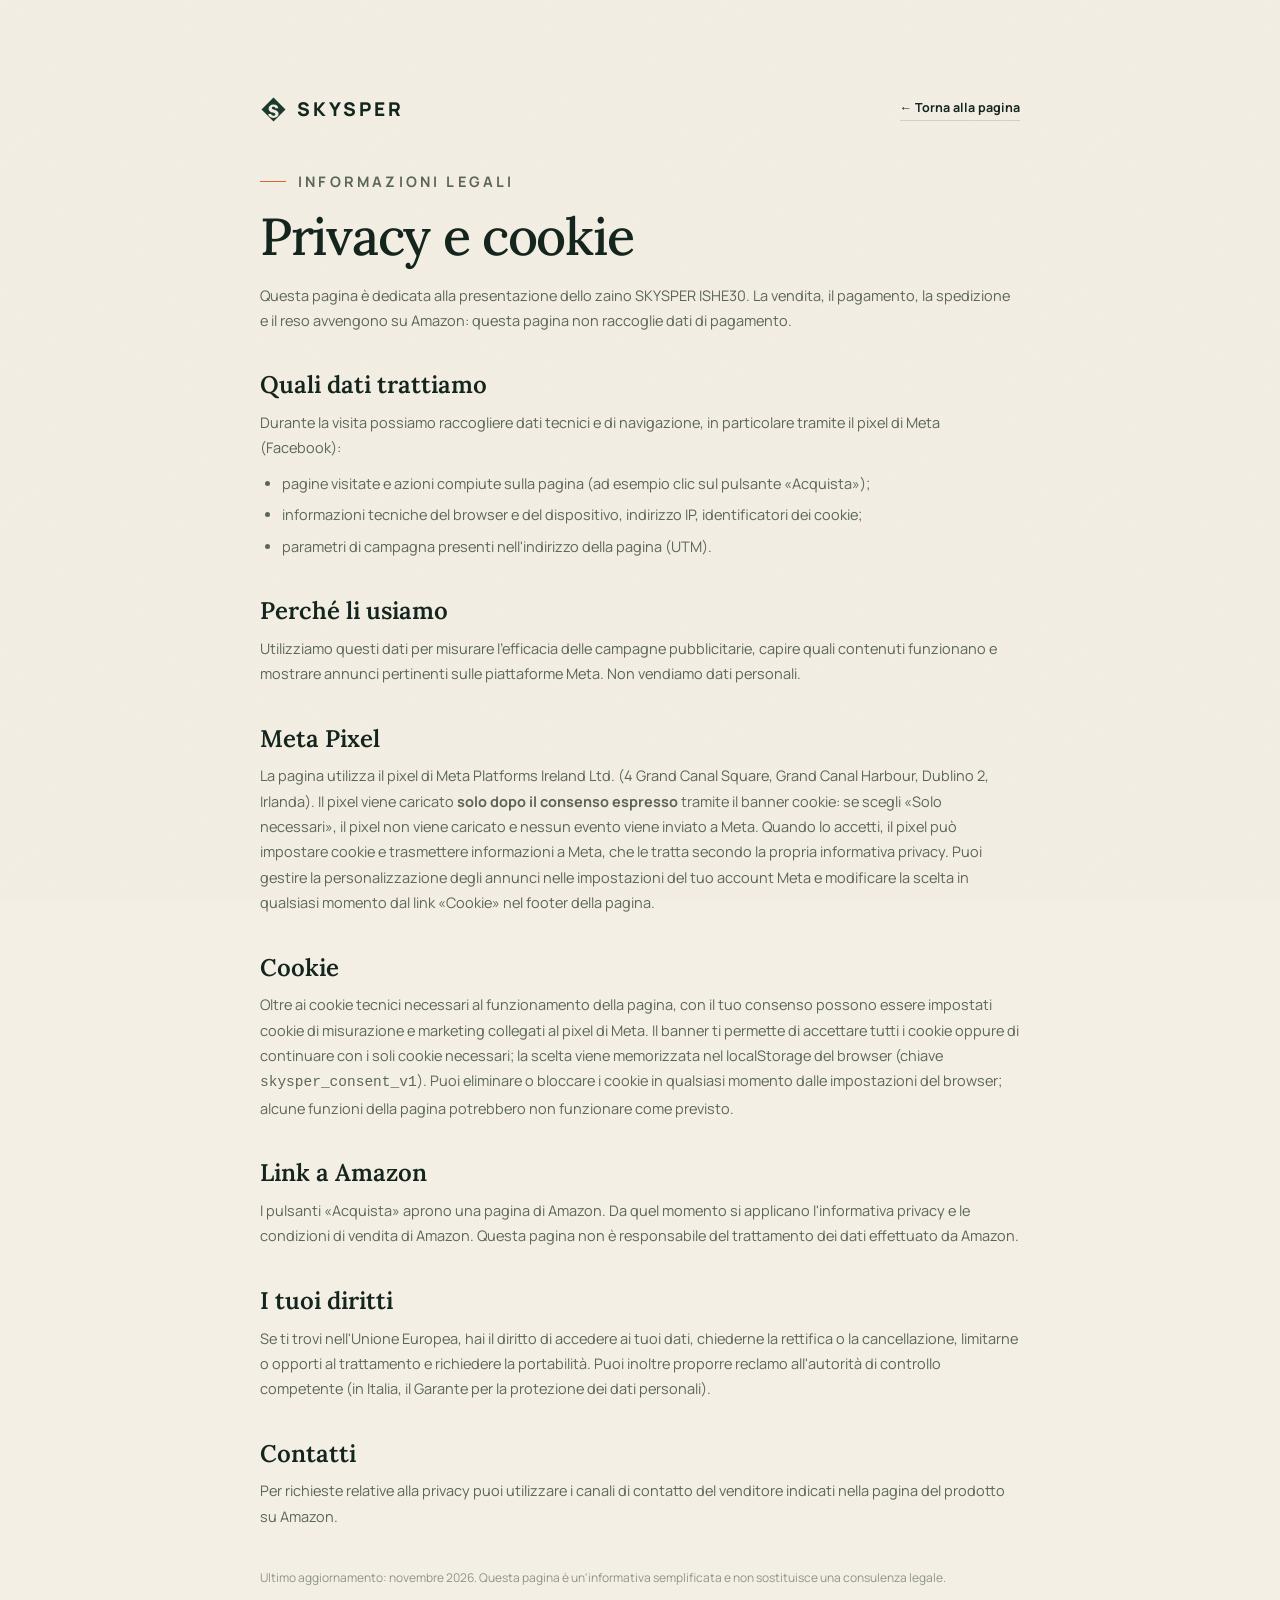
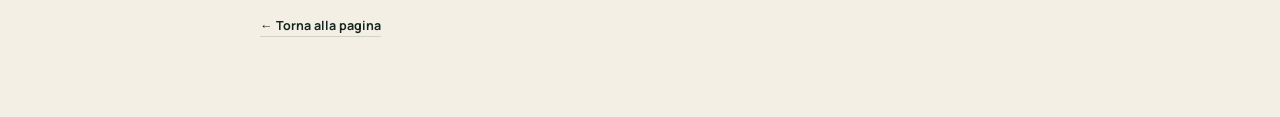
<file: privacy.html>
<!DOCTYPE html>
<html lang="it">
<head>
<meta charset="utf-8">
<meta name="viewport" content="width=device-width, initial-scale=1">
<title>Privacy — SKYSPER ISHE30</title>
<meta name="robots" content="noindex">
<meta name="theme-color" content="#14251E">
<link rel="icon" href="assets/favicon.svg" type="image/svg+xml">
<link rel="stylesheet" href="assets/fonts/fonts.css">
<link rel="stylesheet" href="css/styles.css">
<style>
  .legal{max-width:760px;margin-inline:auto;padding:clamp(48px,8vw,96px) 0 80px}
  .legal h1{font-family:var(--font-serif);font-size:clamp(34px,5vw,52px);font-weight:500;line-height:1.08;letter-spacing:-.025em;margin:14px 0 18px}
  .legal h2{font-family:var(--font-serif);font-size:24px;font-weight:600;line-height:1.2;margin:38px 0 10px}
  .legal p,.legal li{font-size:14.5px;line-height:1.75;color:var(--muted)}
  .legal ul{list-style:disc;padding-left:22px;margin:10px 0}
  .legal li{margin-bottom:6px}
  .legal a{color:var(--ink)}
  .legal__top{display:flex;justify-content:space-between;align-items:center;gap:20px;margin-bottom:46px}
  .legal__back{font-size:12.5px;font-weight:700;text-decoration:none;border-bottom:1px solid var(--line);padding-bottom:2px}
  .legal__back:hover{color:var(--orange);border-color:var(--orange)}
</style>
</head>
<body>
<main class="container legal">
  <div class="legal__top">
    <a class="logo" href="index.html" aria-label="SKYSPER — home">
      <svg class="logo__mark" viewBox="0 0 32 32" aria-hidden="true"><path d="M16 1.8 30.2 16 16 30.2 1.8 16 16 1.8Z" fill="currentColor"/><path d="M16 10.2c3.4 0 5.4 1.8 5.7 4.3h-3.4c-.2-1-1-1.7-2.3-1.7-1.2 0-2 .6-2 1.5 0 1 .9 1.4 2.7 1.9 3.2.9 5.3 2 5.3 4.9 0 3-2.5 4.9-6.1 4.9-3.6 0-5.9-1.9-6.2-4.6h3.5c.2 1.2 1.2 2 2.8 2 1.3 0 2.2-.6 2.2-1.6 0-1.1-1-1.5-3-2.1-3-.8-5-2-5-4.7 0-2.8 2.4-4.8 5.8-4.8Z" fill="#F4EFE4"/></svg>
      <span class="logo__text">SKYSPER</span>
    </a>
    <a class="legal__back" href="index.html">← Torna alla pagina</a>
  </div>

  <p class="kicker"><i aria-hidden="true"></i> Informazioni legali</p>
  <h1>Privacy e cookie</h1>
  <p>Questa pagina è dedicata alla presentazione dello zaino SKYSPER ISHE30. La vendita, il pagamento, la spedizione e il reso avvengono su Amazon: questa pagina non raccoglie dati di pagamento.</p>

  <h2>Quali dati trattiamo</h2>
  <p>Durante la visita possiamo raccogliere dati tecnici e di navigazione, in particolare tramite il pixel di Meta (Facebook):</p>
  <ul>
    <li>pagine visitate e azioni compiute sulla pagina (ad esempio clic sul pulsante «Acquista»);</li>
    <li>informazioni tecniche del browser e del dispositivo, indirizzo IP, identificatori dei cookie;</li>
    <li>parametri di campagna presenti nell'indirizzo della pagina (UTM).</li>
  </ul>

  <h2>Perché li usiamo</h2>
  <p>Utilizziamo questi dati per misurare l'efficacia delle campagne pubblicitarie, capire quali contenuti funzionano e mostrare annunci pertinenti sulle piattaforme Meta. Non vendiamo dati personali.</p>

  <h2>Meta Pixel</h2>
  <p>La pagina utilizza il pixel di Meta Platforms Ireland Ltd. (4 Grand Canal Square, Grand Canal Harbour, Dublino 2, Irlanda). Il pixel viene caricato <strong>solo dopo il consenso espresso</strong> tramite il banner cookie: se scegli «Solo necessari», il pixel non viene caricato e nessun evento viene inviato a Meta. Quando lo accetti, il pixel può impostare cookie e trasmettere informazioni a Meta, che le tratta secondo la propria informativa privacy. Puoi gestire la personalizzazione degli annunci nelle impostazioni del tuo account Meta e modificare la scelta in qualsiasi momento dal link «Cookie» nel footer della pagina.</p>

  <h2>Cookie</h2>
  <p>Oltre ai cookie tecnici necessari al funzionamento della pagina, con il tuo consenso possono essere impostati cookie di misurazione e marketing collegati al pixel di Meta. Il banner ti permette di accettare tutti i cookie oppure di continuare con i soli cookie necessari; la scelta viene memorizzata nel localStorage del browser (chiave <code>skysper_consent_v1</code>). Puoi eliminare o bloccare i cookie in qualsiasi momento dalle impostazioni del browser; alcune funzioni della pagina potrebbero non funzionare come previsto.</p>

  <h2>Link a Amazon</h2>
  <p>I pulsanti «Acquista» aprono una pagina di Amazon. Da quel momento si applicano l'informativa privacy e le condizioni di vendita di Amazon. Questa pagina non è responsabile del trattamento dei dati effettuato da Amazon.</p>

  <h2>I tuoi diritti</h2>
  <p>Se ti trovi nell'Unione Europea, hai il diritto di accedere ai tuoi dati, chiederne la rettifica o la cancellazione, limitarne o opporti al trattamento e richiedere la portabilità. Puoi inoltre proporre reclamo all'autorità di controllo competente (in Italia, il Garante per la protezione dei dati personali).</p>

  <h2>Contatti</h2>
  <p>Per richieste relative alla privacy puoi utilizzare i canali di contatto del venditore indicati nella pagina del prodotto su Amazon.</p>

  <p style="margin-top:38px;font-size:12px;color:rgba(20,37,30,.45)">Ultimo aggiornamento: novembre 2026. Questa pagina è un'informativa semplificata e non sostituisce una consulenza legale.</p>

  <p style="margin-top:24px"><a class="legal__back" href="index.html">← Torna alla pagina</a></p>
</main>
</body>
</html>
</file>
<file: assets/fonts/fonts.css>
﻿@font-face{font-family:'Lora';font-style:italic;font-weight:400 700;font-display:swap;src:url('lora-italic-cyrillic-ext.woff2') format('woff2');unicode-range:U+0460-052F, U+1C80-1C8A, U+20B4, U+2DE0-2DFF, U+A640-A69F, U+FE2E-FE2F;}
@font-face{font-family:'Lora';font-style:italic;font-weight:400 700;font-display:swap;src:url('lora-italic-cyrillic.woff2') format('woff2');unicode-range:U+0301, U+0400-045F, U+0490-0491, U+04B0-04B1, U+2116;}
@font-face{font-family:'Lora';font-style:italic;font-weight:400 700;font-display:swap;src:url('lora-italic-latin-ext.woff2') format('woff2');unicode-range:U+0100-02BA, U+02BD-02C5, U+02C7-02CC, U+02CE-02D7, U+02DD-02FF, U+0304, U+0308, U+0329, U+1D00-1DBF, U+1E00-1E9F, U+1EF2-1EFF, U+2020, U+20A0-20AB, U+20AD-20C4, U+2113, U+2C60-2C7F, U+A720-A7FF;}
@font-face{font-family:'Lora';font-style:italic;font-weight:400 700;font-display:swap;src:url('lora-italic-latin.woff2') format('woff2');unicode-range:U+0000-00FF, U+0131, U+0152-0153, U+02BB-02BC, U+02C6, U+02DA, U+02DC, U+0304, U+0308, U+0329, U+2000-206F, U+20AC, U+2122, U+2191, U+2193, U+2212, U+2215, U+FEFF, U+FFFD;}
@font-face{font-family:'Lora';font-style:normal;font-weight:400 700;font-display:swap;src:url('lora-normal-cyrillic-ext.woff2') format('woff2');unicode-range:U+0460-052F, U+1C80-1C8A, U+20B4, U+2DE0-2DFF, U+A640-A69F, U+FE2E-FE2F;}
@font-face{font-family:'Lora';font-style:normal;font-weight:400 700;font-display:swap;src:url('lora-normal-cyrillic.woff2') format('woff2');unicode-range:U+0301, U+0400-045F, U+0490-0491, U+04B0-04B1, U+2116;}
@font-face{font-family:'Lora';font-style:normal;font-weight:400 700;font-display:swap;src:url('lora-normal-latin-ext.woff2') format('woff2');unicode-range:U+0100-02BA, U+02BD-02C5, U+02C7-02CC, U+02CE-02D7, U+02DD-02FF, U+0304, U+0308, U+0329, U+1D00-1DBF, U+1E00-1E9F, U+1EF2-1EFF, U+2020, U+20A0-20AB, U+20AD-20C4, U+2113, U+2C60-2C7F, U+A720-A7FF;}
@font-face{font-family:'Lora';font-style:normal;font-weight:400 700;font-display:swap;src:url('lora-normal-latin.woff2') format('woff2');unicode-range:U+0000-00FF, U+0131, U+0152-0153, U+02BB-02BC, U+02C6, U+02DA, U+02DC, U+0304, U+0308, U+0329, U+2000-206F, U+20AC, U+2122, U+2191, U+2193, U+2212, U+2215, U+FEFF, U+FFFD;}
@font-face{font-family:'Manrope';font-style:normal;font-weight:200 800;font-display:swap;src:url('manrope-normal-cyrillic-ext.woff2') format('woff2');unicode-range:U+0460-052F, U+1C80-1C8A, U+20B4, U+2DE0-2DFF, U+A640-A69F, U+FE2E-FE2F;}
@font-face{font-family:'Manrope';font-style:normal;font-weight:200 800;font-display:swap;src:url('manrope-normal-cyrillic.woff2') format('woff2');unicode-range:U+0301, U+0400-045F, U+0490-0491, U+04B0-04B1, U+2116;}
@font-face{font-family:'Manrope';font-style:normal;font-weight:200 800;font-display:swap;src:url('manrope-normal-latin-ext.woff2') format('woff2');unicode-range:U+0100-02BA, U+02BD-02C5, U+02C7-02CC, U+02CE-02D7, U+02DD-02FF, U+0304, U+0308, U+0329, U+1D00-1DBF, U+1E00-1E9F, U+1EF2-1EFF, U+2020, U+20A0-20AB, U+20AD-20C4, U+2113, U+2C60-2C7F, U+A720-A7FF;}
@font-face{font-family:'Manrope';font-style:normal;font-weight:200 800;font-display:swap;src:url('manrope-normal-latin.woff2') format('woff2');unicode-range:U+0000-00FF, U+0131, U+0152-0153, U+02BB-02BC, U+02C6, U+02DA, U+02DC, U+0304, U+0308, U+0329, U+2000-206F, U+20AC, U+2122, U+2191, U+2193, U+2212, U+2215, U+FEFF, U+FFFD;}
</file>
<file: css/styles.css>
/* ============================================================
   SKYSPER ISHE30 — landing
   ============================================================ */

:root{
  --paper:#F4EFE4;
  --paper-2:#ECE3D3;
  --paper-3:#FBF7EE;
  --sand:#E7DBC3;
  --ink:#14251E;
  --forest:#1C3A2C;
  --forest-deep:#10241A;
  --moss:#6C7A4B;
  --orange:#E2652B;
  --orange-dark:#C9531F;
  --muted:#5C665A;
  --line:rgba(20,37,30,.14);
  --line-soft:rgba(20,37,30,.08);
  --white:#FFFDF8;
  --radius:20px;
  --shadow:0 24px 60px -24px rgba(20,37,30,.28);
  --font-sans:'Manrope',-apple-system,BlinkMacSystemFont,'Segoe UI',Roboto,sans-serif;
  --font-serif:'Lora',Georgia,'Times New Roman',serif;
  --ease:cubic-bezier(.22,.61,.36,1);
}

*,*::before,*::after{box-sizing:border-box}
html{scroll-behavior:smooth;scroll-padding-top:96px;-webkit-text-size-adjust:100%}
body{
  margin:0;
  background:var(--paper);
  color:var(--ink);
  font-family:var(--font-sans);
  font-size:16px;
  line-height:1.6;
  -webkit-font-smoothing:antialiased;
  text-rendering:optimizeLegibility;
  overflow-x:hidden;
}
body::after{
  content:"";
  position:fixed;
  inset:0;
  z-index:100;
  pointer-events:none;
  opacity:.16;
  mix-blend-mode:multiply;
  background-image:url("data:image/svg+xml,%3Csvg xmlns='http://www.w3.org/2000/svg' width='180' height='180'%3E%3Cfilter id='n'%3E%3CfeTurbulence type='fractalNoise' baseFrequency='.8' numOctaves='3' stitchTiles='stitch'/%3E%3C/filter%3E%3Crect width='100%25' height='100%25' filter='url(%23n)' opacity='.35'/%3E%3C/svg%3E");
}
img{display:block;max-width:100%;height:auto}
a{color:inherit}
button{font:inherit;color:inherit}
::selection{background:var(--orange);color:var(--white)}
:focus-visible{outline:2px solid var(--orange);outline-offset:3px;border-radius:4px}
h1,h2,h3,p,dl,dd,figure{margin:0}
ul{margin:0;padding:0;list-style:none}
.svg-sprite{position:absolute;width:0;height:0;overflow:hidden}
.sr-only{position:absolute!important;width:1px;height:1px;padding:0;margin:-1px;overflow:hidden;clip:rect(0,0,0,0);white-space:nowrap;border:0}
.skip-link{position:fixed;top:-100px;left:16px;z-index:200;background:var(--ink);color:var(--paper);padding:12px 18px;border-radius:999px;text-decoration:none;transition:top .2s}
.skip-link:focus{top:12px}

.container{width:min(1200px,calc(100% - 48px));margin-inline:auto}
.icon{width:1.15em;height:1.15em;flex:0 0 auto;display:inline-block;vertical-align:-.18em}

/* ---------- type helpers ---------- */
.kicker{
  display:flex;
  align-items:center;
  gap:12px;
  font-size:11px;
  font-weight:700;
  letter-spacing:.22em;
  text-transform:uppercase;
  color:var(--muted);
}
.kicker i{width:26px;height:1px;background:var(--orange);display:block}
.kicker--light{color:rgba(244,239,228,.62)}
.kicker--light i{background:var(--orange)}
.label{font-size:10px;font-weight:700;letter-spacing:.2em;text-transform:uppercase;color:var(--muted)}

/* ---------- buttons & links ---------- */
.btn{
  display:inline-flex;
  align-items:center;
  justify-content:center;
  gap:10px;
  min-height:50px;
  padding:14px 26px;
  border:1px solid transparent;
  border-radius:999px;
  font-size:15px;
  font-weight:800;
  line-height:1.1;
  text-decoration:none;
  cursor:pointer;
  transition:transform .25s var(--ease),background .25s,color .25s,box-shadow .25s;
  white-space:nowrap;
}
.btn .icon{width:18px;height:18px;transition:transform .25s var(--ease)}
.btn:hover .icon{transform:translateX(4px)}
.btn--buy{
  background:var(--orange);
  color:var(--white);
  box-shadow:0 14px 34px -12px rgba(226,101,43,.75);
}
.btn--buy:hover{background:var(--orange-dark);transform:translateY(-2px);box-shadow:0 20px 38px -14px rgba(226,101,43,.8)}
.btn--buy:active{transform:translateY(0)}
.btn--header{background:var(--ink);color:var(--paper);min-height:42px;padding:11px 20px;font-size:13.5px}
.btn--header:hover{background:var(--forest)}
.btn--lg{min-height:60px;padding:18px 30px;font-size:16px}
.btn--xl{min-height:64px;padding:20px 38px;font-size:17px}
.text-link{
  display:inline-flex;
  align-items:center;
  gap:8px;
  font-size:13.5px;
  font-weight:800;
  text-decoration:none;
  border-bottom:1px solid rgba(20,37,30,.25);
  padding-bottom:3px;
  transition:color .2s,border-color .2s;
}
.text-link .icon{width:15px;height:15px;transition:transform .25s var(--ease)}
.text-link:hover{color:var(--orange);border-color:var(--orange)}
.text-link:hover .icon{transform:translateX(4px)}

/* ---------- announce ---------- */
.announce{
  background:var(--forest-deep);
  color:rgba(244,239,228,.86);
  font-size:10.5px;
  font-weight:600;
  letter-spacing:.16em;
  text-transform:uppercase;
}
.announce__inner{
  width:min(1200px,calc(100% - 48px));
  margin-inline:auto;
  min-height:38px;
  display:flex;
  align-items:center;
  justify-content:center;
  gap:18px;
  flex-wrap:wrap;
  padding-block:9px;
  text-align:center;
}
.announce__dot{width:4px;height:4px;background:var(--orange);transform:rotate(45deg);display:block}

/* ---------- header ---------- */
.site-header{
  position:sticky;
  top:0;
  z-index:50;
  background:rgba(244,239,228,.82);
  backdrop-filter:blur(16px);
  -webkit-backdrop-filter:blur(16px);
  border-bottom:1px solid transparent;
  transition:border-color .3s,background .3s;
}
.site-header.is-scrolled{border-bottom-color:var(--line);background:rgba(244,239,228,.95)}
.header__inner{
  min-height:76px;
  display:flex;
  align-items:center;
  justify-content:space-between;
  gap:24px;
}
.logo{
  display:inline-flex;
  align-items:center;
  gap:10px;
  text-decoration:none;
  color:var(--ink);
}
.logo__mark{width:27px;height:27px;color:var(--forest)}
.logo__text{font-weight:800;font-size:19px;letter-spacing:.16em;line-height:1}
.logo__sub{
  font-size:9px;
  font-weight:700;
  letter-spacing:.18em;
  color:var(--muted);
  border-left:1px solid var(--line);
  padding-left:10px;
  margin-left:2px;
  align-self:stretch;
  display:flex;
  align-items:center;
}
.nav{display:flex;align-items:center;gap:30px}
.nav a{
  font-size:13.5px;
  font-weight:600;
  text-decoration:none;
  color:rgba(20,37,30,.72);
  position:relative;
  padding:6px 0;
  transition:color .2s;
}
.nav a::after{
  content:"";
  position:absolute;
  left:0;right:0;bottom:0;
  height:1px;
  background:var(--orange);
  transform:scaleX(0);
  transform-origin:left;
  transition:transform .3s var(--ease);
}
.nav a:hover{color:var(--ink)}
.nav a:hover::after{transform:scaleX(1)}
.header__actions{display:flex;align-items:center;gap:18px}
.header__rating{
  display:inline-flex;
  align-items:center;
  gap:7px;
  font-size:12.5px;
  text-decoration:none;
  color:var(--muted);
  white-space:nowrap;
}
.header__rating .icon{color:var(--orange);width:14px;height:14px}
.header__rating strong{color:var(--ink)}

/* ---------- hero ---------- */
.hero{
  position:relative;
  padding:clamp(38px,5vw,64px) 0 clamp(54px,7vw,88px);
  overflow:hidden;
}
.hero::before{
  content:"";
  position:absolute;
  top:-20%;
  right:-12%;
  width:780px;
  height:780px;
  border-radius:50%;
  background:radial-gradient(circle,rgba(231,219,195,.9) 0%,rgba(231,219,195,0) 68%);
  pointer-events:none;
}
.hero__grid{
  position:relative;
  display:grid;
  grid-template-columns:1.06fr .94fr;
  grid-template-areas:"copy visual" "details visual";
  column-gap:clamp(32px,4.5vw,64px);
  align-items:start;
}
.hero__copy{grid-area:copy;padding-top:6px}
.hero__title{
  font-family:var(--font-serif);
  font-size:clamp(40px,4.4vw,62px);
  font-weight:500;
  line-height:1.03;
  letter-spacing:-.025em;
  margin:20px 0 22px;
}
.hero__title em{font-style:italic;color:var(--orange)}
.hero__lead{
  font-size:clamp(15px,1.2vw,17px);
  line-height:1.72;
  color:var(--muted);
  max-width:46ch;
}
.rating{
  display:inline-flex;
  align-items:center;
  gap:12px;
  margin-top:22px;
  text-decoration:none;
  font-size:12.5px;
  color:var(--muted);
  flex-wrap:wrap;
}
.rating strong{color:var(--ink)}
.rating:hover .rating__text{color:var(--ink)}
.stars{position:relative;display:inline-flex;font-size:14px;line-height:0;flex:0 0 auto}
.stars__base,.stars__fill{display:flex;gap:2px}
.stars__base{color:rgba(20,37,30,.18)}
.stars__fill{position:absolute;left:0;top:0;overflow:hidden;color:var(--orange);width:calc(var(--rating) / 5 * 100%)}
.stars svg{width:1em;height:1em;flex:0 0 auto;display:block}
.stars--lg{font-size:19px}
.hero__specs{
  display:grid;
  grid-template-columns:repeat(3,1fr);
  gap:0;
  margin-top:32px;
  border-top:1px solid var(--line);
}
.hero__specs > div{padding:16px 0 0;border-right:1px solid var(--line-soft)}
.hero__specs > div:last-child{border-right:0}
.hero__specs dt{font-size:10px;letter-spacing:.18em;text-transform:uppercase;color:var(--muted);font-weight:700}
.hero__specs dd{font-size:clamp(21px,2vw,26px);font-weight:800;letter-spacing:-.02em;line-height:1.15;margin-top:2px}
.hero__specs dd small{font-size:.58em;font-weight:700;color:var(--muted);letter-spacing:0}

.hero__details{grid-area:details}
.picker{margin-top:26px}
.picker__head{display:flex;align-items:center;gap:10px;flex-wrap:wrap}
.picker__name{font-size:13.5px;font-weight:800}
.picker__all{margin-left:auto;font-size:11.5px;color:var(--muted);text-decoration:none;border-bottom:1px solid var(--line);padding-bottom:1px}
.picker__all:hover{color:var(--orange);border-color:var(--orange)}
.swatches{display:flex;flex-wrap:wrap;gap:9px;margin-top:12px}
.swatch{
  width:32px;height:32px;
  border-radius:50%;
  border:1px solid rgba(20,37,30,.16);
  background:var(--sw);
  cursor:pointer;
  padding:0;
  position:relative;
  transition:transform .2s var(--ease),box-shadow .2s;
  box-shadow:inset 0 2px 3px rgba(255,255,255,.32),inset 0 -3px 6px rgba(0,0,0,.2);
}
.swatch:hover{transform:translateY(-2px) scale(1.04)}
.swatch::after{
  content:"";
  position:absolute;
  inset:-5px;
  border-radius:50%;
  border:1.5px solid transparent;
  transition:border-color .2s;
}
.swatch[aria-pressed="true"]::after{border-color:var(--ink)}
.swatch[aria-pressed="true"]{transform:scale(1.02)}

.buy{
  margin-top:26px;
  padding-top:22px;
  border-top:1px solid var(--line);
  display:grid;
  grid-template-columns:auto minmax(0,1fr);
  gap:22px;
  align-items:end;
}
.buy__prices .label{display:block;margin-bottom:4px}
.buy__amount{display:flex;align-items:baseline;gap:9px;flex-wrap:wrap}
.buy__amount > span:first-child{font-size:clamp(28px,2.6vw,34px);font-weight:800;letter-spacing:-.03em;line-height:1}
.buy__amount s{font-size:13px;color:rgba(20,37,30,.45)}
.save{
  font-size:10.5px;
  font-weight:800;
  letter-spacing:.04em;
  background:rgba(226,101,43,.12);
  color:var(--orange-dark);
  border-radius:999px;
  padding:3px 7px;
  align-self:center;
}
.buy__action{min-width:0}
.buy__action .btn{width:100%}
.buy__note{
  display:flex;
  align-items:center;
  gap:6px;
  font-size:11px;
  color:var(--muted);
  margin-top:9px;
  line-height:1.45;
}
.buy__note .icon{width:13px;height:13px;opacity:.7}

/* hero visual */
.hero__visual{
  grid-area:visual;
  position:relative;
  align-self:center;
  height:clamp(500px,44vw,640px);
  min-height:0;
  display:flex;
  align-items:center;
  justify-content:center;
}
.hero__arch{
  position:absolute;
  width:min(100%,500px);
  height:100%;
  max-height:610px;
  top:50%;left:50%;
  transform:translate(-50%,-50%);
  background:linear-gradient(165deg,#EFE3CB 0%,#E2D3B6 58%,#D9C7A6 100%);
  border-radius:48% 48% 30% 30% / 42% 42% 15% 15%;
  box-shadow:inset 0 0 0 1px rgba(255,255,255,.35),0 40px 80px -50px rgba(20,37,30,.55);
}
.hero__ring{
  position:absolute;
  width:min(108%,540px);
  height:104%;
  max-height:640px;
  top:50%;left:50%;
  transform:translate(-50%,-50%);
  border:1px solid rgba(20,37,30,.12);
  border-radius:48% 48% 30% 30% / 42% 42% 15% 15%;
  pointer-events:none;
}
.hero__img{
  position:relative;
  z-index:2;
  height:88%;
  width:auto;
  max-width:88%;
  object-fit:contain;
  mix-blend-mode:multiply;
  filter:contrast(1.02) saturate(1.04);
  transition:opacity .25s var(--ease),transform .4s var(--ease);
}
.hero__img.is-switching{opacity:.35;transform:scale(.985)}
.chip{
  position:absolute;
  z-index:3;
  background:rgba(255,253,248,.94);
  border:1px solid rgba(20,37,30,.09);
  border-radius:14px;
  padding:10px 14px;
  box-shadow:0 18px 40px -22px rgba(20,37,30,.45);
  backdrop-filter:blur(6px);
  display:flex;
  flex-direction:column;
  gap:1px;
}
.chip b{font-size:17px;font-weight:800;letter-spacing:-.02em;line-height:1.1;white-space:nowrap}
.chip span{font-size:9px;letter-spacing:.13em;text-transform:uppercase;color:var(--muted);font-weight:700;white-space:nowrap}
.chip--weight{top:2%;left:0}
.chip--volume{bottom:12%;left:0}
.chip--fold{top:5%;right:-1%;background:var(--ink);border-color:var(--ink);color:var(--paper)}
.chip--fold span{color:rgba(244,239,228,.62)}
.stamp{
  position:absolute;
  z-index:3;
  right:3%;
  bottom:4%;
  width:112px;
  height:112px;
  border-radius:50%;
  display:grid;
  place-items:center;
  color:var(--orange);
  background:rgba(244,239,228,.7);
  box-shadow:inset 0 0 0 1px rgba(226,101,43,.35);
}
.stamp svg{position:absolute;inset:0;width:100%;height:100%;animation:spin 26s linear infinite}
.stamp text{font-family:var(--font-sans);font-size:9.2px;font-weight:800;letter-spacing:.19em;fill:currentColor}
.stamp > span{font-family:var(--font-serif);font-size:26px;line-height:.85;text-align:center;font-weight:600}
.stamp > span small{font-size:12px;letter-spacing:.1em}
@keyframes spin{to{transform:rotate(360deg)}}
.hero__caption{
  position:absolute;
  left:-6px;
  bottom:12%;
  writing-mode:vertical-rl;
  transform:rotate(180deg);
  font-size:9px;
  font-weight:700;
  letter-spacing:.3em;
  text-transform:uppercase;
  color:rgba(20,37,30,.42);
}

/* ---------- marquee ---------- */
.marquee{
  background:var(--ink);
  color:var(--paper);
  overflow:hidden;
  border-top:1px solid rgba(255,255,255,.06);
  border-bottom:1px solid rgba(255,255,255,.06);
}
.marquee__track{display:flex;width:max-content;animation:marquee 42s linear infinite}
.marquee__group{
  display:flex;
  align-items:center;
  gap:30px;
  padding:13px 30px 13px 0;
  font-size:11px;
  font-weight:700;
  letter-spacing:.24em;
  text-transform:uppercase;
  white-space:nowrap;
}
.marquee__group i{width:5px;height:5px;background:var(--orange);transform:rotate(45deg);flex:0 0 auto}
@keyframes marquee{to{transform:translateX(-50%)}}

/* ---------- sections ---------- */
.section{padding:clamp(70px,8.5vw,118px) 0}
.section-head{
  display:grid;
  grid-template-columns:1.05fr .95fr;
  gap:clamp(30px,6vw,80px);
  align-items:end;
  margin-bottom:clamp(36px,5vw,58px);
}
.section-head h2,.specs__intro h2,.faq__intro h2{
  font-family:var(--font-serif);
  font-size:clamp(32px,4.2vw,54px);
  font-weight:500;
  line-height:1.07;
  letter-spacing:-.025em;
  margin-top:14px;
}
.section-head__lead{font-size:clamp(14.5px,1.15vw,16px);line-height:1.7;color:var(--muted);max-width:44ch;padding-bottom:6px}

/* ---------- features ---------- */
.features{padding-top:clamp(60px,7vw,96px)}
.features__grid{
  display:grid;
  grid-template-columns:repeat(3,1fr);
  gap:1px;
  background:var(--line);
  border-top:1px solid var(--line);
  border-bottom:1px solid var(--line);
}
.feature{
  position:relative;
  background:var(--paper);
  padding:30px 28px 34px;
  min-height:228px;
  transition:background .3s var(--ease);
}
.feature:hover{background:var(--paper-3)}
.feature__num{
  position:absolute;
  top:26px;right:26px;
  font-size:10px;
  font-weight:700;
  letter-spacing:.16em;
  color:rgba(20,37,30,.38);
}
.feature__icon{
  display:grid;
  place-items:center;
  width:44px;height:44px;
  border-radius:50%;
  background:rgba(226,101,43,.1);
  color:var(--orange);
  margin-bottom:22px;
}
.feature__icon .icon{width:21px;height:21px}
.feature h3{font-size:19px;font-weight:800;letter-spacing:-.01em;margin-bottom:8px}
.feature p{font-size:14px;line-height:1.65;color:var(--muted);max-width:34ch}

/* ---------- fold ---------- */
.fold{
  position:relative;
  background:var(--forest-deep);
  color:var(--paper);
  padding:clamp(70px,8.5vw,114px) 0;
  overflow:hidden;
}
.fold::before{
  content:"";
  position:absolute;
  top:-25%;right:-10%;
  width:680px;height:680px;
  border-radius:50%;
  background:radial-gradient(circle,rgba(226,101,43,.16) 0%,rgba(226,101,43,0) 65%);
  pointer-events:none;
}
.fold__grid{
  position:relative;
  display:grid;
  grid-template-columns:.92fr 1.08fr;
  gap:clamp(40px,6vw,88px);
  align-items:center;
}
.fold__media{position:relative;padding-bottom:28px}
.fold__photo{
  width:100%;
  aspect-ratio:4/5;
  object-fit:cover;
  object-position:50% 22%;
  border-radius:26px;
  box-shadow:0 50px 80px -50px rgba(0,0,0,.8);
}
.fold__polaroid{
  position:absolute;
  right:-26px;
  bottom:-10px;
  width:196px;
  background:var(--paper);
  color:var(--ink);
  padding:10px 10px 12px;
  border-radius:5px;
  transform:rotate(4deg);
  box-shadow:0 28px 50px -18px rgba(0,0,0,.55);
}
.fold__polaroid::before{
  content:"";
  position:absolute;
  top:-12px;left:50%;
  transform:translateX(-50%) rotate(-4deg);
  width:66px;height:22px;
  background:rgba(255,253,248,.42);
  backdrop-filter:blur(2px);
}
.fold__polaroid img{width:100%;height:auto;border-radius:2px}
.fold__polaroid figcaption{font-family:var(--font-serif);font-style:italic;font-size:13px;text-align:center;padding-top:8px;color:var(--muted)}
.fold__copy h2{
  font-family:var(--font-serif);
  font-size:clamp(32px,4.4vw,56px);
  font-weight:500;
  line-height:1.06;
  letter-spacing:-.025em;
  margin-top:16px;
}
.fold__copy h2 em{font-style:italic;color:var(--orange)}
.fold__lead{margin-top:20px;font-size:15px;line-height:1.72;color:rgba(244,239,228,.68);max-width:52ch}
.fold__steps{margin-top:34px}
.fold__step{
  display:grid;
  grid-template-columns:44px 1fr;
  gap:18px;
  padding:18px 0;
  border-top:1px solid rgba(244,239,228,.14);
}
.fold__step b{font-family:var(--font-serif);font-size:21px;font-weight:500;color:var(--orange);line-height:1.2}
.fold__step h3{font-size:15px;font-weight:800;letter-spacing:.01em;margin-bottom:4px}
.fold__step p{font-size:13.5px;line-height:1.6;color:rgba(244,239,228,.6);max-width:44ch}

/* ---------- colors ---------- */
.colors{background:linear-gradient(180deg,var(--paper) 0%,#EFE7D8 100%)}
.section-head--colors{margin-bottom:clamp(30px,4vw,46px)}
.colors__hint{display:flex;align-items:center;gap:7px;margin-top:16px;font-size:12px;color:var(--muted)}
.colors__hint .icon{width:14px;height:14px;color:var(--orange)}
.colors__grid{
  display:grid;
  grid-template-columns:repeat(4,minmax(0,1fr));
  gap:clamp(12px,1.6vw,20px);
}
.color-card{
  position:relative;
  display:flex;
  flex-direction:column;
  background:var(--paper-3);
  border:1px solid var(--line);
  border-radius:16px;
  padding:9px;
  transition:border-color .25s,box-shadow .3s,transform .3s var(--ease);
}
.color-card:hover{box-shadow:0 22px 40px -30px rgba(20,37,30,.5);transform:translateY(-2px)}
.color-card[data-selected="true"]{
  border-color:var(--forest);
  box-shadow:0 0 0 1px var(--forest),0 24px 44px -30px rgba(20,37,30,.55);
}
.color-card__pick{
  display:block;
  width:100%;
  border:0;
  background:transparent;
  padding:0;
  text-align:left;
  cursor:pointer;
}
.color-card__media{
  display:block;
  position:relative;
  aspect-ratio:4/5;
  border-radius:11px;
  overflow:hidden;
  background:linear-gradient(180deg,#F8F3E7,#EFE6D5);
}
.color-card__media img{
  width:100%;
  height:100%;
  object-fit:contain;
  padding:6px 4px 0;
  mix-blend-mode:multiply;
  transition:transform .55s var(--ease);
}
.color-card:hover .color-card__media img{transform:scale(1.035)}
.color-card__name{
  display:block;
  font-size:14px;
  font-weight:800;
  letter-spacing:-.005em;
  padding:11px 3px 0;
}
.color-card__check{
  position:absolute;
  top:18px;right:18px;
  width:24px;height:24px;
  border-radius:50%;
  display:grid;
  place-items:center;
  background:var(--forest);
  color:var(--paper);
  opacity:0;
  transform:scale(.6);
  transition:opacity .2s,transform .25s var(--ease);
  pointer-events:none;
}
.color-card__check .icon{width:13px;height:13px}
.color-card[data-selected="true"] .color-card__check{opacity:1;transform:scale(1)}
.color-card__foot{
  display:flex;
  align-items:center;
  justify-content:space-between;
  gap:8px;
  border-top:1px solid var(--line-soft);
  margin-top:10px;
  padding:9px 3px 2px;
}
.color-card__prices{display:flex;align-items:baseline;gap:6px;flex-wrap:wrap}
.color-card__prices b{font-size:14px;font-weight:800;letter-spacing:-.01em}
.color-card__prices s{font-size:10.5px;color:rgba(20,37,30,.42)}
.color-card__buy{
  display:inline-flex;
  align-items:center;
  gap:4px;
  font-size:11.5px;
  font-weight:800;
  text-decoration:none;
  color:var(--orange-dark);
  min-height:32px;
  padding:2px 2px 2px 6px;
  border-radius:8px;
}
.color-card__buy .icon{width:13px;height:13px;transition:transform .25s var(--ease)}
.color-card__buy:hover .icon{transform:translateX(3px)}

.color-card--cta{
  position:relative;
  justify-content:space-between;
  background:var(--forest);
  border-color:var(--forest);
  color:var(--paper);
  text-decoration:none;
  padding:22px;
  min-height:220px;
  overflow:hidden;
}
.color-card--cta::before{
  content:"";
  position:absolute;
  top:-72px;right:-62px;
  width:190px;height:190px;
  border:1px solid rgba(244,239,228,.18);
  border-radius:50%;
  pointer-events:none;
}
.color-card--cta:hover{background:var(--forest-deep);border-color:var(--forest-deep)}
.cta-tile__eyebrow{font-size:9px;font-weight:700;letter-spacing:.2em;text-transform:uppercase;color:rgba(244,239,228,.55)}
.cta-tile__dots{position:relative;z-index:1;display:flex;flex-wrap:wrap;gap:6px;margin-top:18px;max-width:160px}
.cta-tile__dots i{width:12px;height:12px;border-radius:50%;background:var(--c);box-shadow:inset 0 1px 2px rgba(255,255,255,.28)}
.cta-tile__title{
  position:relative;
  z-index:1;
  font-family:var(--font-serif);
  font-size:clamp(22px,2.1vw,29px);
  font-weight:500;
  line-height:1.12;
  letter-spacing:-.02em;
  margin-top:26px;
}
.cta-tile__arrow{
  position:relative;
  z-index:1;
  width:38px;height:38px;
  margin-top:auto;
  border-radius:50%;
  background:var(--orange);
  color:var(--paper);
  display:grid;
  place-items:center;
  transition:transform .25s var(--ease),background .25s;
}
.cta-tile__arrow .icon{width:17px;height:17px}
.color-card--cta:hover .cta-tile__arrow{transform:translateX(4px);background:var(--orange-dark)}

/* ---------- rating band ---------- */
.rating-band{
  background:var(--sand);
  border-top:1px solid var(--line);
  border-bottom:1px solid var(--line);
  padding:clamp(28px,4vw,42px) 0;
}
.rating-band__inner{display:flex;align-items:center;gap:clamp(22px,4vw,54px);flex-wrap:wrap}
.rating-band__score{font-family:var(--font-serif);font-size:clamp(46px,5vw,64px);line-height:.9;letter-spacing:-.04em;display:flex;align-items:baseline;gap:6px;font-weight:500}
.rating-band__score small{font-family:var(--font-sans);font-size:12px;font-weight:700;letter-spacing:.1em;color:var(--muted)}
.rating-band__meta{display:flex;flex-direction:column;gap:7px}
.rating-band__meta p{font-size:11.5px;color:var(--muted)}
.rating-band__text{flex:1;min-width:220px;max-width:44ch;font-size:13.5px;line-height:1.6;color:rgba(20,37,30,.75);margin-left:auto}
.rating-band .text-link{font-size:12.5px}

/* ---------- specs ---------- */
.specs__grid{display:grid;grid-template-columns:.82fr 1.18fr;gap:clamp(40px,6vw,96px);align-items:start}
.specs__intro{position:sticky;top:110px}
.specs__intro h2{margin-bottom:18px}
.specs__intro > p{font-size:15px;line-height:1.7;color:var(--muted);max-width:42ch}
.tag-list{display:flex;flex-wrap:wrap;gap:8px;margin:26px 0 30px}
.tag-list li{
  font-size:11.5px;
  font-weight:700;
  padding:7px 12px;
  border:1px solid var(--line);
  border-radius:999px;
  color:rgba(20,37,30,.72);
}
.spec-row{
  display:grid;
  grid-template-columns:minmax(120px,.7fr) 1fr;
  gap:24px;
  padding:17px 0;
  border-bottom:1px solid var(--line);
  align-items:baseline;
}
.spec-row:first-child{border-top:1px solid var(--line)}
.spec-row dt{font-size:12.5px;color:var(--muted);letter-spacing:.02em}
.spec-row dd{font-size:15px;font-weight:700;line-height:1.45;text-align:right}
.specs__note{font-size:11px;color:rgba(20,37,30,.45);margin-top:16px}

/* ---------- faq ---------- */
.faq{background:var(--paper-2)}
.faq__grid{display:grid;grid-template-columns:.72fr 1.28fr;gap:clamp(36px,6vw,90px);align-items:start}
.faq__intro{position:sticky;top:110px}
.faq__intro h2{margin-bottom:18px}
.faq__intro p{font-size:14px;line-height:1.7;color:var(--muted);max-width:30ch}
.faq__item{border-top:1px solid var(--line)}
.faq__item:last-child{border-bottom:1px solid var(--line)}
.faq__item summary{
  list-style:none;
  display:flex;
  align-items:center;
  justify-content:space-between;
  gap:24px;
  padding:20px 0;
  cursor:pointer;
  font-size:15.5px;
  font-weight:700;
  line-height:1.45;
}
.faq__item summary::-webkit-details-marker{display:none}
.faq__item summary:hover{color:var(--orange-dark)}
.faq__icon{
  width:30px;height:30px;
  flex:0 0 auto;
  border:1px solid var(--line);
  border-radius:50%;
  display:grid;
  place-items:center;
  transition:transform .3s var(--ease),background .3s,color .3s,border-color .3s;
}
.faq__icon .icon{width:14px;height:14px}
.faq__item[open] .faq__icon{transform:rotate(45deg);background:var(--ink);color:var(--paper);border-color:var(--ink)}
.faq__body{padding:0 54px 22px 0;font-size:14px;line-height:1.72;color:var(--muted);max-width:62ch}

/* ---------- final ---------- */
.final{
  position:relative;
  background:var(--forest);
  color:var(--paper);
  padding:clamp(70px,8.5vw,116px) 0;
  overflow:hidden;
}
.final::before{
  content:"";
  position:absolute;
  bottom:-40%;left:-10%;
  width:760px;height:760px;
  border-radius:50%;
  background:radial-gradient(circle,rgba(226,101,43,.2) 0%,rgba(226,101,43,0) 64%);
  pointer-events:none;
}
.final::after{
  content:"";
  position:absolute;
  top:8%;right:-16%;
  width:560px;height:560px;
  border:1px solid rgba(244,239,228,.12);
  border-radius:50%;
  pointer-events:none;
}
.final__grid{position:relative;display:grid;grid-template-columns:1.04fr .96fr;gap:clamp(40px,6vw,90px);align-items:center}
.final__copy h2{
  font-family:var(--font-serif);
  font-size:clamp(34px,4.6vw,58px);
  font-weight:500;
  line-height:1.05;
  letter-spacing:-.025em;
  margin-top:16px;
  max-width:16ch;
}
.final__lead{margin-top:18px;font-size:15px;line-height:1.7;color:rgba(244,239,228,.68);max-width:46ch}
.final__price{display:flex;align-items:baseline;gap:12px;flex-wrap:wrap;margin:26px 0 24px}
.final__price strong{font-size:clamp(34px,3.6vw,44px);font-weight:800;letter-spacing:-.03em;line-height:1}
.final__price s{font-size:14px;color:rgba(244,239,228,.45)}
.final__color{font-size:11.5px;color:rgba(244,239,228,.62);border-left:1px solid rgba(244,239,228,.2);padding-left:12px;margin-left:2px}
.final__note{display:flex;align-items:center;gap:6px;font-size:11px;color:rgba(244,239,228,.5);margin-top:12px}
.final__note .icon{width:13px;height:13px}
.final__media{
  position:relative;
  display:grid;
  place-items:center;
  min-height:420px;
}
.final__card{
  position:relative;
  width:min(100%,420px);
  background:linear-gradient(165deg,#F8F2E5,#EADCC3);
  border-radius:28px;
  padding:18px;
  box-shadow:0 60px 90px -50px rgba(0,0,0,.8);
  transform:rotate(-2deg);
}
.final__card::before{
  content:"";
  position:absolute;
  inset:9px;
  border:1px solid rgba(20,37,30,.1);
  border-radius:21px;
  pointer-events:none;
}
.final__card img{width:100%;height:auto;mix-blend-mode:multiply;position:relative;z-index:1}
.final__sticker{
  position:absolute;
  z-index:3;
  top:-6px;
  left:2%;
  width:96px;height:96px;
  border-radius:50%;
  background:var(--orange);
  color:var(--white);
  display:grid;
  place-content:center;
  text-align:center;
  font-size:12px;
  font-weight:800;
  letter-spacing:.08em;
  line-height:1.25;
  transform:rotate(-8deg);
  box-shadow:0 18px 30px -14px rgba(0,0,0,.5);
}
.final__sticker small{font-size:9px;letter-spacing:.14em;opacity:.85}

/* ---------- footer ---------- */
.footer{background:var(--paper);padding:clamp(50px,6vw,70px) 0 26px}
.footer__top{display:grid;grid-template-columns:1.1fr 1fr auto;gap:40px;align-items:start}
.footer__brand p{font-size:13px;color:var(--muted);margin-top:14px;max-width:28ch}
.footer__brand .footer__small{font-size:10.5px;letter-spacing:.12em;text-transform:uppercase;color:rgba(20,37,30,.4);margin-top:6px}
.logo--footer .logo__mark{width:24px;height:24px}
.logo--footer .logo__text{font-size:16px}
.footer__nav{display:grid;grid-template-columns:1fr 1fr;gap:10px 28px;padding-top:4px}
.footer__nav a{font-size:12.5px;color:var(--muted);text-decoration:none;width:fit-content}
.footer__nav a:hover{color:var(--ink)}
.footer__buy{text-align:right}
.footer__buy p{font-size:10.5px;letter-spacing:.16em;text-transform:uppercase;color:var(--muted);margin-bottom:10px}
.footer__bottom{
  margin-top:clamp(36px,5vw,54px);
  padding-top:20px;
  border-top:1px solid var(--line);
  display:flex;
  justify-content:space-between;
  gap:24px;
  flex-wrap:wrap;
}
.footer__bottom p{font-size:10.5px;color:rgba(20,37,30,.45);max-width:70ch;line-height:1.6}
.footer__legal{display:flex;gap:22px;flex-wrap:wrap}
.footer__legal a{font-size:10.5px;color:rgba(20,37,30,.55);text-decoration:none}
.footer__legal a:hover{color:var(--ink)}
.footer__cookie{
  background:none;
  border:0;
  padding:0;
  font:inherit;
  font-size:10.5px;
  color:rgba(20,37,30,.55);
  cursor:pointer;
}
.footer__cookie:hover{color:var(--ink)}

/* ---------- cookie consent ---------- */
.cookie-banner{
  position:fixed;
  right:20px;
  bottom:20px;
  z-index:90;
  width:min(600px,calc(100% - 40px));
  display:flex;
  align-items:center;
  gap:16px;
  flex-wrap:wrap;
  padding:13px 16px;
  background:rgba(251,247,238,.98);
  backdrop-filter:blur(14px);
  -webkit-backdrop-filter:blur(14px);
  border:1px solid var(--line);
  border-radius:16px;
  box-shadow:0 30px 70px -24px rgba(20,37,30,.5);
}
.cookie-banner[hidden]{display:none}
.cookie-banner__text{
  flex:1 1 300px;
  font-size:11px;
  line-height:1.55;
  color:var(--muted);
}
.cookie-banner__text strong{
  display:block;
  font-size:12.5px;
  color:var(--ink);
  margin-bottom:2px;
}
.cookie-banner__text a{color:var(--ink);text-underline-offset:2px}
.cookie-banner__actions{display:flex;gap:8px;flex-wrap:wrap}
.cookie-btn{
  min-height:38px;
  padding:9px 14px;
  border-radius:999px;
  border:1px solid transparent;
  font-family:var(--font-sans);
  font-size:12px;
  font-weight:800;
  line-height:1;
  cursor:pointer;
  transition:background .2s,border-color .2s,color .2s,transform .2s;
}
.cookie-btn--accept{background:var(--orange);color:var(--white)}
.cookie-btn--accept:hover{background:var(--orange-dark);transform:translateY(-1px)}
.cookie-btn--ghost{background:transparent;border-color:var(--line);color:var(--ink)}
.cookie-btn--ghost:hover{border-color:var(--ink)}
.cookie-open .mobile-bar{transform:translateY(110%)}

/* ---------- mobile bar ---------- */
.mobile-bar{
  position:fixed;
  left:0;right:0;bottom:0;
  z-index:60;
  display:none;
  align-items:center;
  justify-content:space-between;
  gap:14px;
  padding:10px 18px calc(10px + env(safe-area-inset-bottom));
  background:rgba(251,247,238,.96);
  backdrop-filter:blur(16px);
  -webkit-backdrop-filter:blur(16px);
  border-top:1px solid var(--line);
  transform:translateY(110%);
  transition:transform .35s var(--ease);
}
.mobile-bar.is-visible{transform:none}
.mobile-bar__info{display:flex;flex-direction:column;gap:1px;min-width:0}
.mobile-bar__color{display:flex;align-items:center;gap:6px;font-size:10.5px;color:var(--muted);white-space:nowrap}
.mobile-bar__color i{width:8px;height:8px;border-radius:50%;background:var(--moss);display:block;flex:0 0 auto}
.mobile-bar__info strong{font-size:18px;font-weight:800;letter-spacing:-.02em;line-height:1.1}
.mobile-bar .btn{min-height:46px;padding:12px 24px;font-size:14px}

/* ---------- reveal ---------- */
.js [data-reveal]{opacity:0;transform:translateY(18px);transition:opacity .7s var(--ease),transform .7s var(--ease)}
.js [data-reveal].is-in{opacity:1;transform:none}
.features__grid [data-reveal]:nth-child(2){transition-delay:.05s}
.features__grid [data-reveal]:nth-child(3){transition-delay:.1s}
.features__grid [data-reveal]:nth-child(4){transition-delay:.15s}
.features__grid [data-reveal]:nth-child(5){transition-delay:.2s}
.features__grid [data-reveal]:nth-child(6){transition-delay:.25s}

/* ============================================================
   RESPONSIVE
   ============================================================ */
@media (max-width:1250px){
  .cookie-banner{left:16px;right:16px;width:auto;bottom:16px}
}

@media (max-width:1120px){
  .nav{gap:22px}
  .header__rating{display:none}
  .hero__caption{display:none}
  .hero__grid{column-gap:36px}
  .colors__grid{grid-template-columns:repeat(3,minmax(0,1fr))}
}

@media (max-width:960px){
  .nav{display:none}
  .hero{padding-top:34px}
  .hero__grid{
    grid-template-columns:1fr;
    grid-template-areas:"copy" "visual" "details";
    row-gap:26px;
  }
  .hero__visual{height:clamp(420px,72vw,560px);margin-top:6px}
  .hero__arch{width:min(92%,470px)}
  .hero__ring{width:min(98%,500px)}
  .hero__img{height:90%}
  .hero__copy{max-width:640px}
  .hero__title{font-size:clamp(42px,6vw,58px)}
  .hero__details{max-width:640px}
  .features__grid{grid-template-columns:repeat(2,minmax(0,1fr))}
  .fold__grid{grid-template-columns:1fr;gap:52px}
  .fold__media{max-width:480px}
  .fold__copy{max-width:640px}
  .final__grid{grid-template-columns:1fr;gap:48px}
  .final__media{order:2;min-height:0}
  .final__copy{order:1}
  .final__card{width:min(100%,380px);margin-inline:auto}
  .final__sticker{left:8%}
  .specs__grid{grid-template-columns:1fr;gap:36px}
  .specs__intro{position:static}
  .faq__grid{grid-template-columns:1fr;gap:28px}
  .faq__intro{position:static}
  .footer__top{grid-template-columns:1fr 1fr;gap:32px}
  .footer__buy{grid-column:1/-1;text-align:left;display:flex;align-items:center;gap:18px;flex-wrap:wrap}
  .footer__buy p{margin:0}
  .mobile-bar{display:flex}
  body{padding-bottom:78px}
}

@media (max-width:760px){
  .container,.announce__inner{width:calc(100% - 36px)}
  .section{padding:64px 0}
  .announce{font-size:9px;letter-spacing:.12em}
  .announce__inner{gap:12px;min-height:34px}
  .header__inner{min-height:64px}
  .logo__sub{display:none}
  .logo__text{font-size:17px}
  .btn--header{font-size:12.5px;padding:10px 16px;min-height:38px}
  .hero__title{font-size:clamp(34px,8vw,46px)}
  .hero__lead{font-size:14.5px}
  .hero__specs dd{font-size:21px}
  .buy{grid-template-columns:1fr;gap:14px;align-items:start}
  .buy__action .btn{width:100%}
  .chip{padding:8px 11px;border-radius:12px}
  .chip b{font-size:15px}
  .chip span{font-size:8px}
  .chip--weight{top:1%;left:-2%}
  .chip--volume{bottom:10%;left:0}
  .chip--fold{top:4%;right:-2%}
  .stamp{width:86px;height:86px;right:0;bottom:1%}
  .stamp > span{font-size:20px}
  .stamp text{font-size:8px}
  .section-head{grid-template-columns:1fr;gap:18px;align-items:start}
  .section-head__lead{padding-bottom:0}
  .features__grid{grid-template-columns:1fr}
  .feature{min-height:0;padding:24px 22px 26px}
  .feature__icon{margin-bottom:16px}
  .feature p{max-width:none}
  .fold__polaroid{width:154px;right:-8px;bottom:-4px}
  .fold__step{grid-template-columns:36px 1fr;gap:14px}
  .colors__grid{grid-template-columns:repeat(2,minmax(0,1fr))}
  .color-card{padding:7px}
  .color-card__name{font-size:13px;padding-top:9px}
  .color-card__foot{flex-direction:column;align-items:flex-start;gap:0;padding-top:8px}
  .color-card__buy{min-height:26px;font-size:11px}
  .color-card__check{top:14px;right:14px;width:21px;height:21px}
  .rating-band__inner{gap:18px 26px}
  .rating-band__text{flex-basis:100%;margin-left:0;max-width:none}
  .specs__table{min-width:0}
  .spec-row{grid-template-columns:1fr;gap:3px;padding:14px 0}
  .spec-row dd{text-align:left;font-size:14.5px}
  .footer__top{grid-template-columns:1fr;gap:28px}
  .footer__nav{grid-template-columns:1fr 1fr}
  .footer__bottom{flex-direction:column;gap:12px}
  .cookie-banner{
    left:10px;
    right:10px;
    bottom:10px;
    width:auto;
    transform:none;
    padding:14px;
    gap:12px;
    border-radius:14px;
  }
  .cookie-banner__text{flex:1 1 100%;font-size:11px}
  .cookie-banner__actions{width:100%}
  .cookie-btn{flex:1;padding:11px 14px}
  .fold__media{padding-bottom:16px}
  .final__card{transform:rotate(0)}
}

@media (max-width:480px){
  .announce__inner span:nth-of-type(2),.announce__dot:nth-of-type(1){display:none}
  .hero__specs{margin-top:26px}
  .hero__specs > div{padding-top:12px}
  .hero__specs dt{font-size:9px}
  .hero__specs dd{font-size:19px}
  .swatch{width:29px;height:29px}
  .swatches{gap:8px}
  .buy__amount > span:first-child{font-size:30px}
  .btn--lg{min-height:56px;font-size:15px}
  .btn--xl{min-height:58px;font-size:15.5px;padding:18px 26px}
  .rating-band__score{font-size:44px}
  .fold__polaroid{width:132px;right:-4px}
  .fold__polaroid figcaption{font-size:11px}
  .final__sticker{width:78px;height:78px;font-size:10px;left:2%}
  .footer__buy{align-items:flex-start;flex-direction:column;gap:12px}
}

@media (prefers-reduced-motion:reduce){
  html{scroll-behavior:auto}
  *,*::before,*::after{animation-duration:.001ms!important;animation-iteration-count:1!important;transition-duration:.001ms!important}
  .js [data-reveal]{opacity:1;transform:none}
}
</file>
